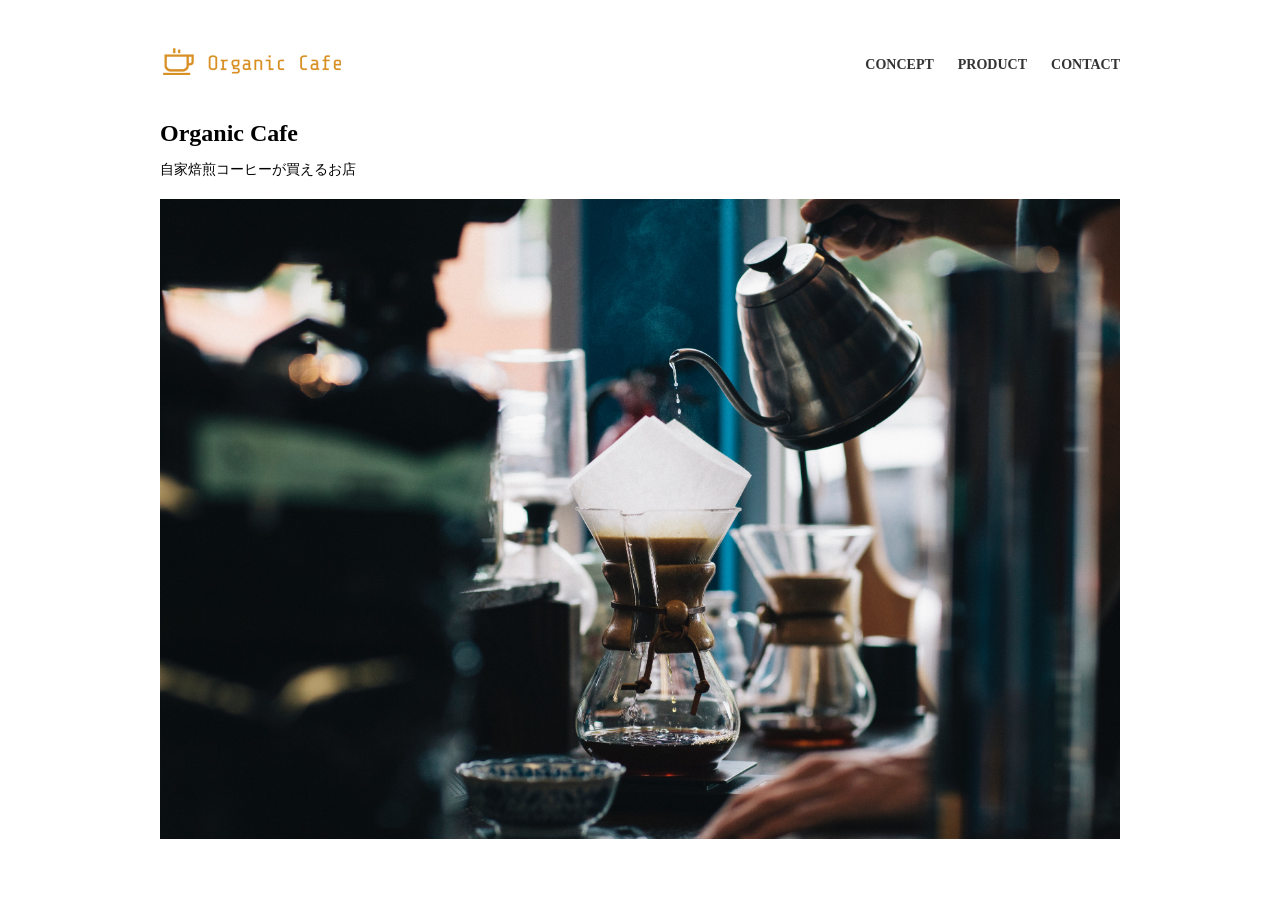
<file: html-css-kadai_013/index.html>
<!DOCTYPE html>
<html lang="ja">
<head>
    <meta charset="UTF-8">
    <meta name="viewport" content="width=device-width, initial-scale=1.0">
    <title>Organic Cafe</title>
    <link rel="stylesheet" href="style.css">
</head>
<body>

<header>
    <a href="#" id="logo"><img src="images/logo.png" alt="Organic Cafe"></a>
    
    <!-- PC用ナビゲーション -->
    <nav id="nav-pc">
        <a href="#">CONCEPT</a>
        <a href="#">PRODUCT</a>
        <a href="#">CONTACT</a>
    </nav>

    <!-- スマホ用メニューボタン（ここに1つだけ残します） -->
    <img id="menu-sp" src="images/button-menu.png" alt="ナビゲーションを開く" onclick="document.getElementById('nav-sp').style.display = 'block'">

    <!-- スマホ用ナビゲーション -->
    <nav id="nav-sp">
        <ul>
            <li>
                <img id="close" src="images/button-close.png" alt="ナビゲーションを閉じる" onclick="document.getElementById('nav-sp').style.display = 'none'">
            </li>
            <li>
                <a id="logo-sp" href="index.html" onclick="document.getElementById('nav-sp').style.display = 'none'">
                    <img src="images/logo-sp.png" alt="トップページに戻る">
                </a>
            </li>
            <li>
                <a class="menu" href="index.html#concept" onclick="document.getElementById('nav-sp').style.display = 'none'">CONCEPT</a>
            </li>
            <li>
                <a class="menu" href="index.html#product" onclick="document.getElementById('nav-sp').style.display = 'none'">PRODUCT</a>
            </li>
            <li>
                <a class="menu" href="index.html#contact" onclick="document.getElementById('nav-sp').style.display = 'none'">CONTACT</a>
            </li>
        </ul>
    </nav>
</header>

<main>
    <div id="main-visual">
        <h1>Organic Cafe</h1>
        <p>自家焙煎コーヒーが買えるお店</p>
        <img src="images/main-image.jpg" alt="メインビジュアル">
    </div>
</main>

</body>
</html>
</file>
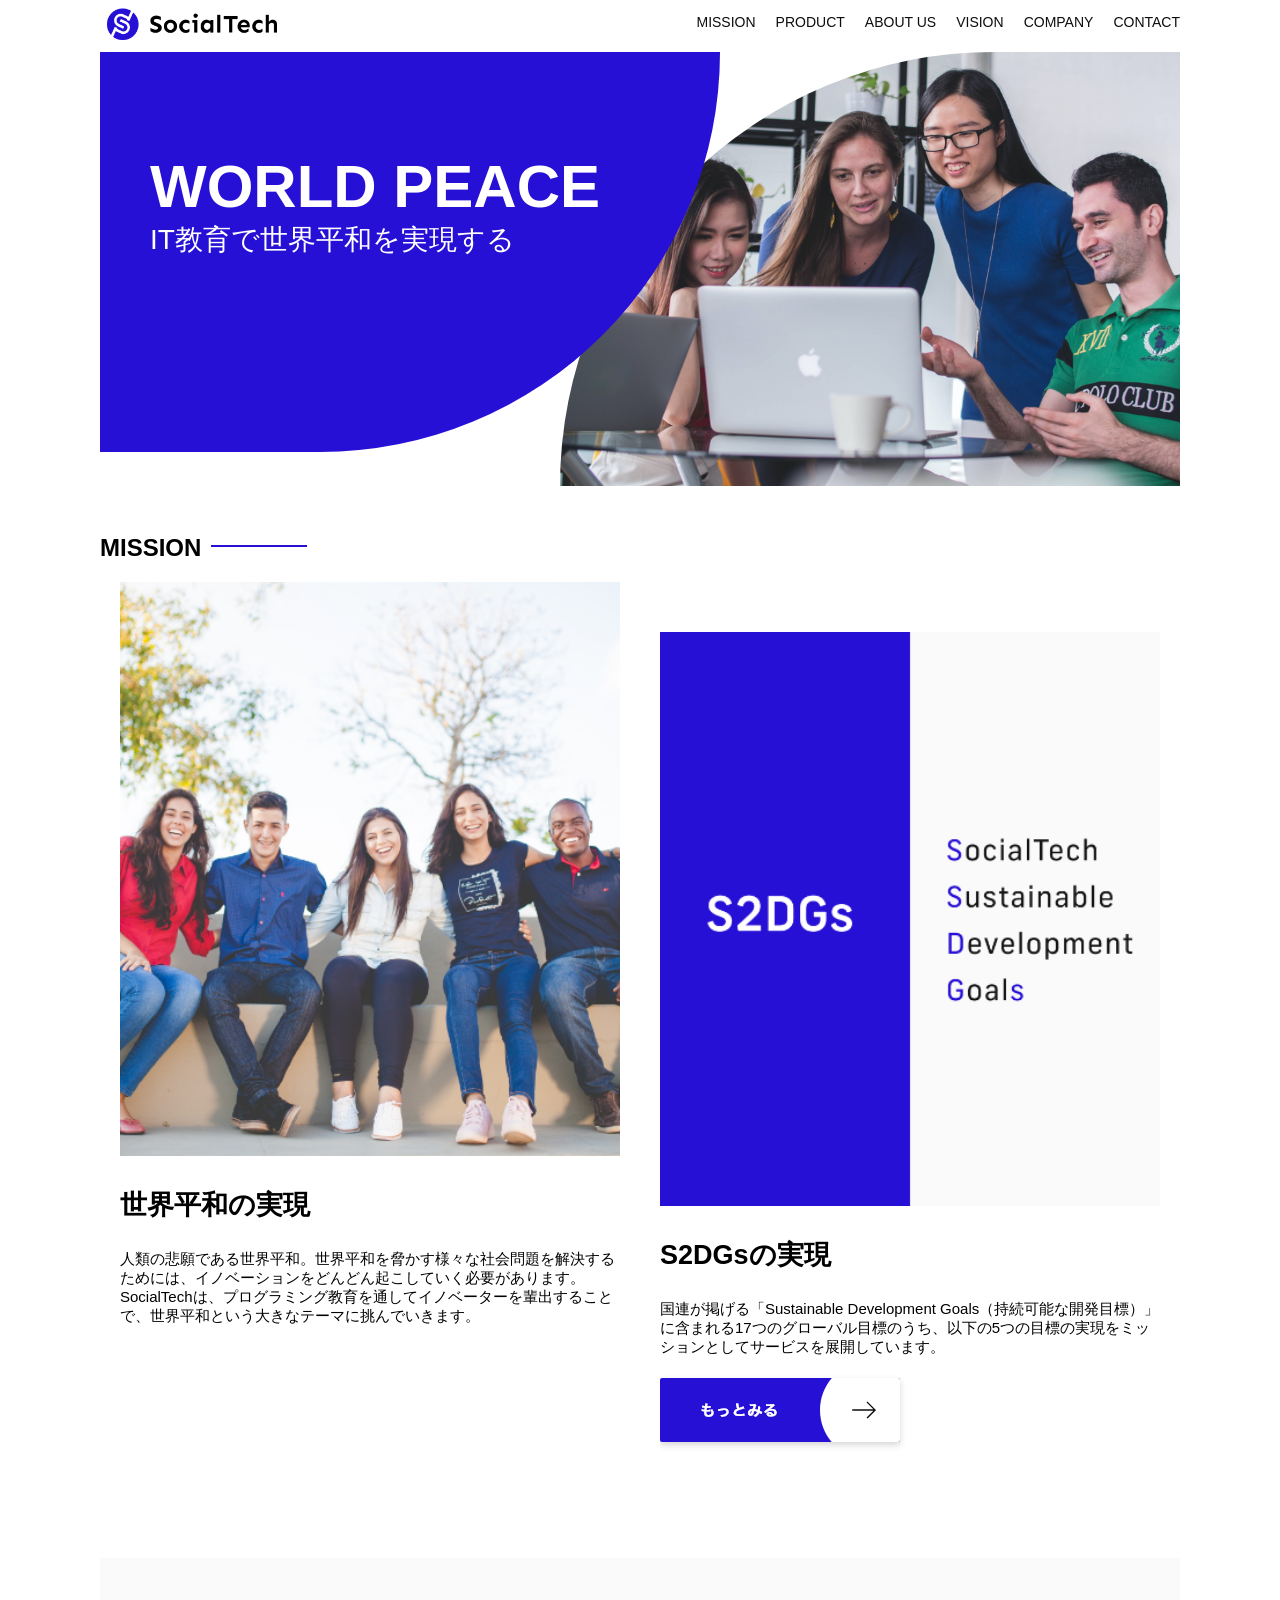
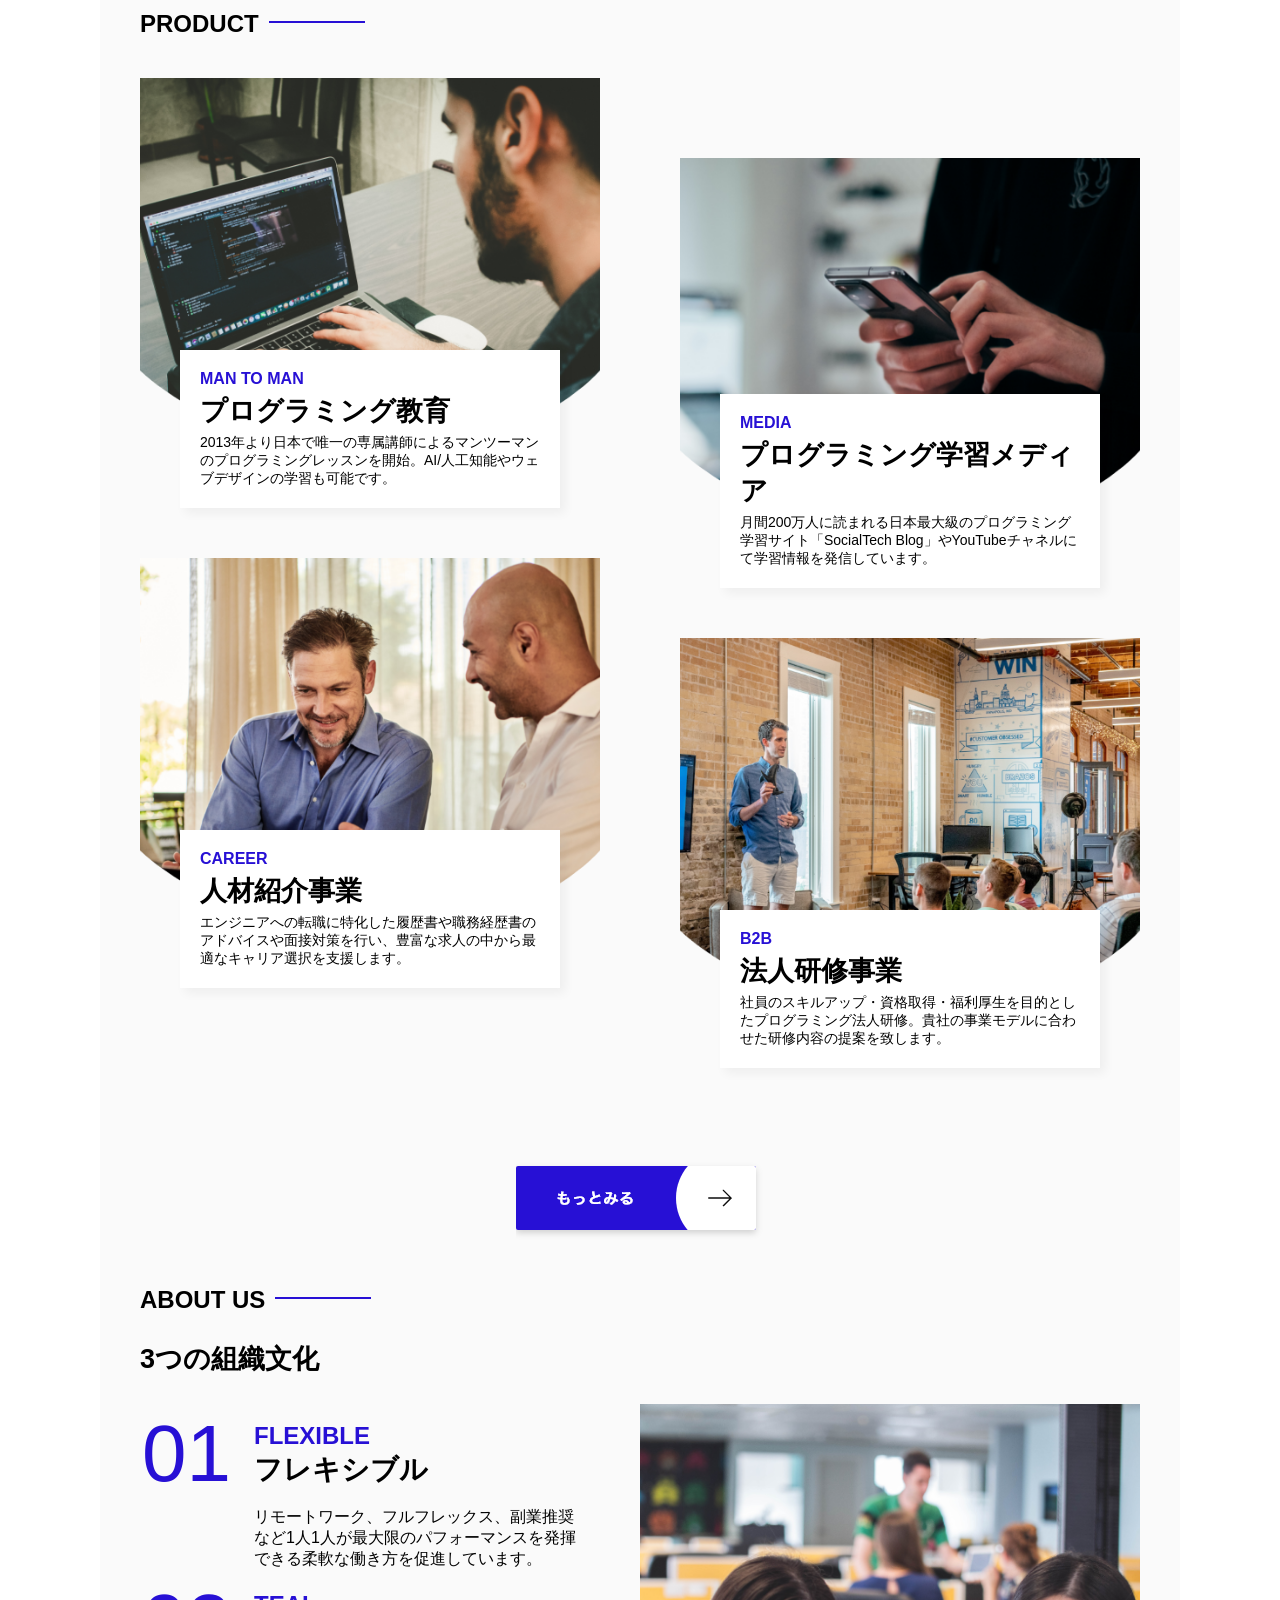
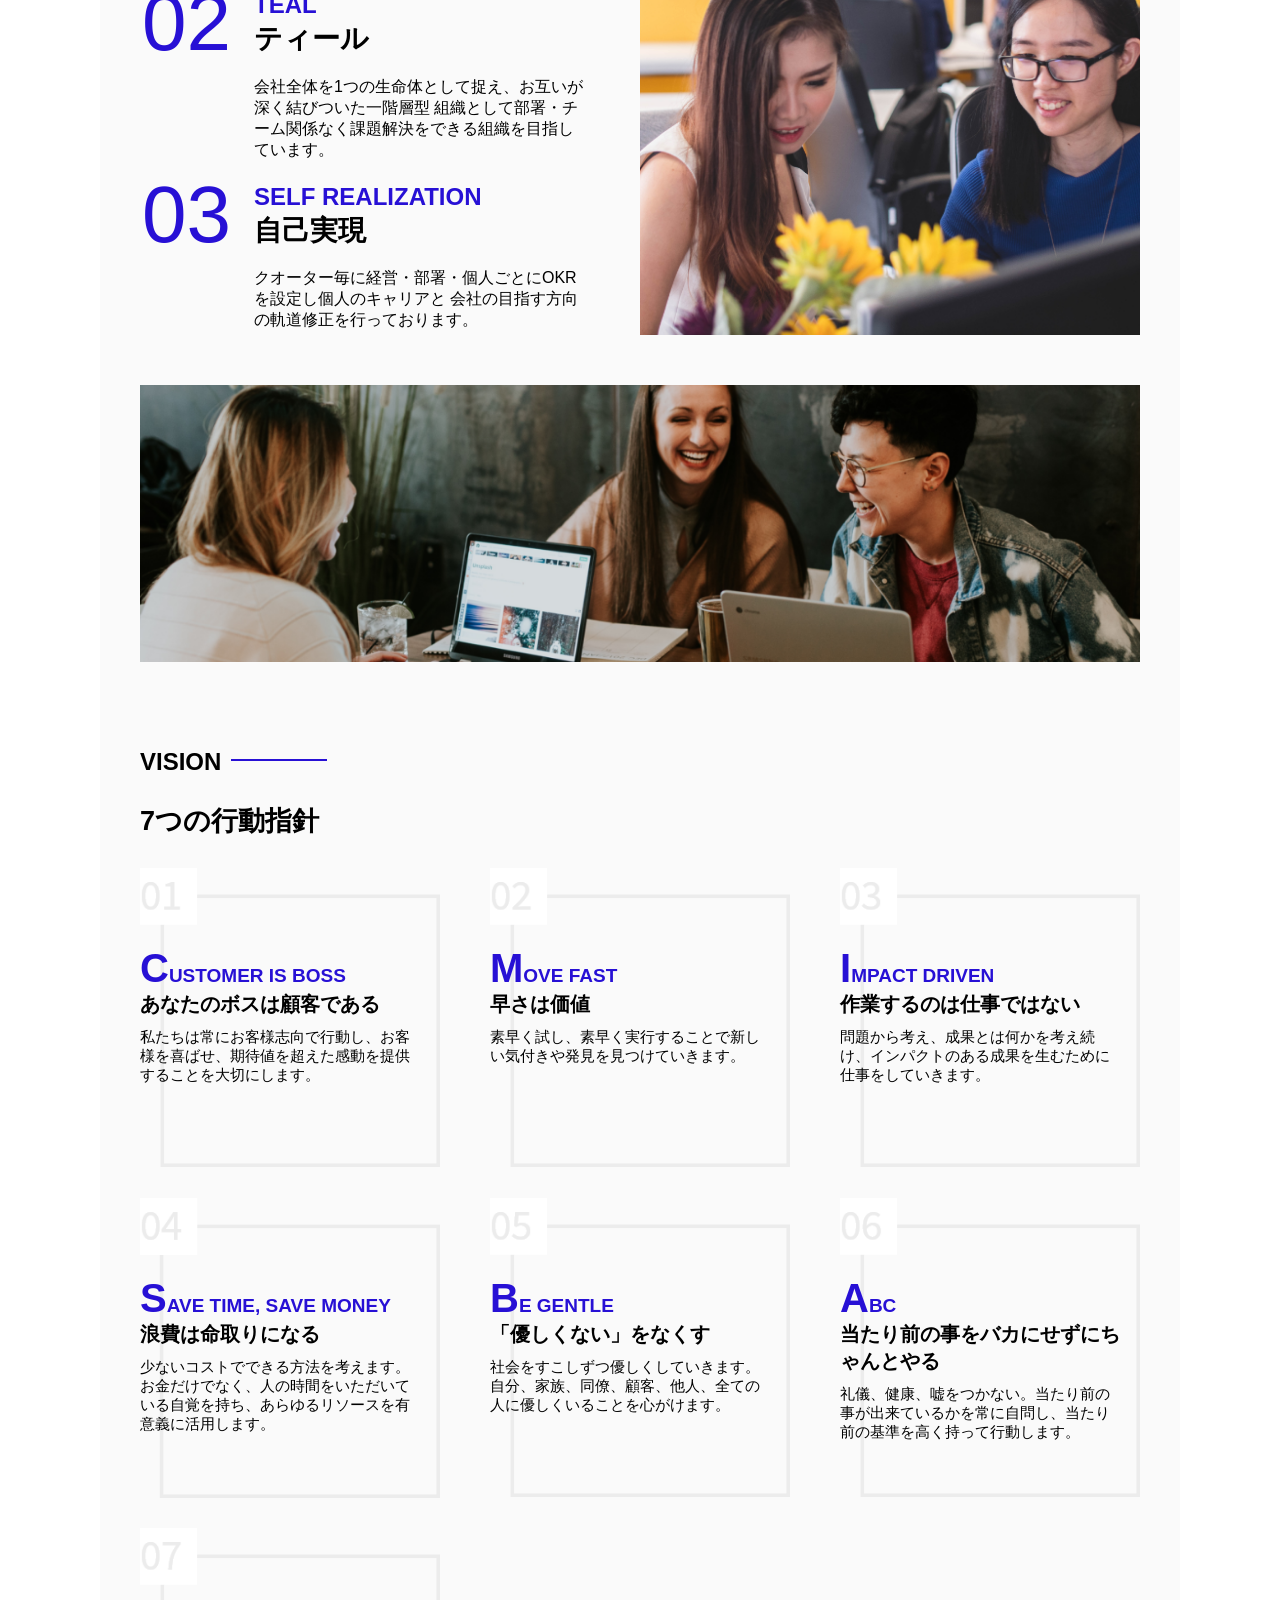
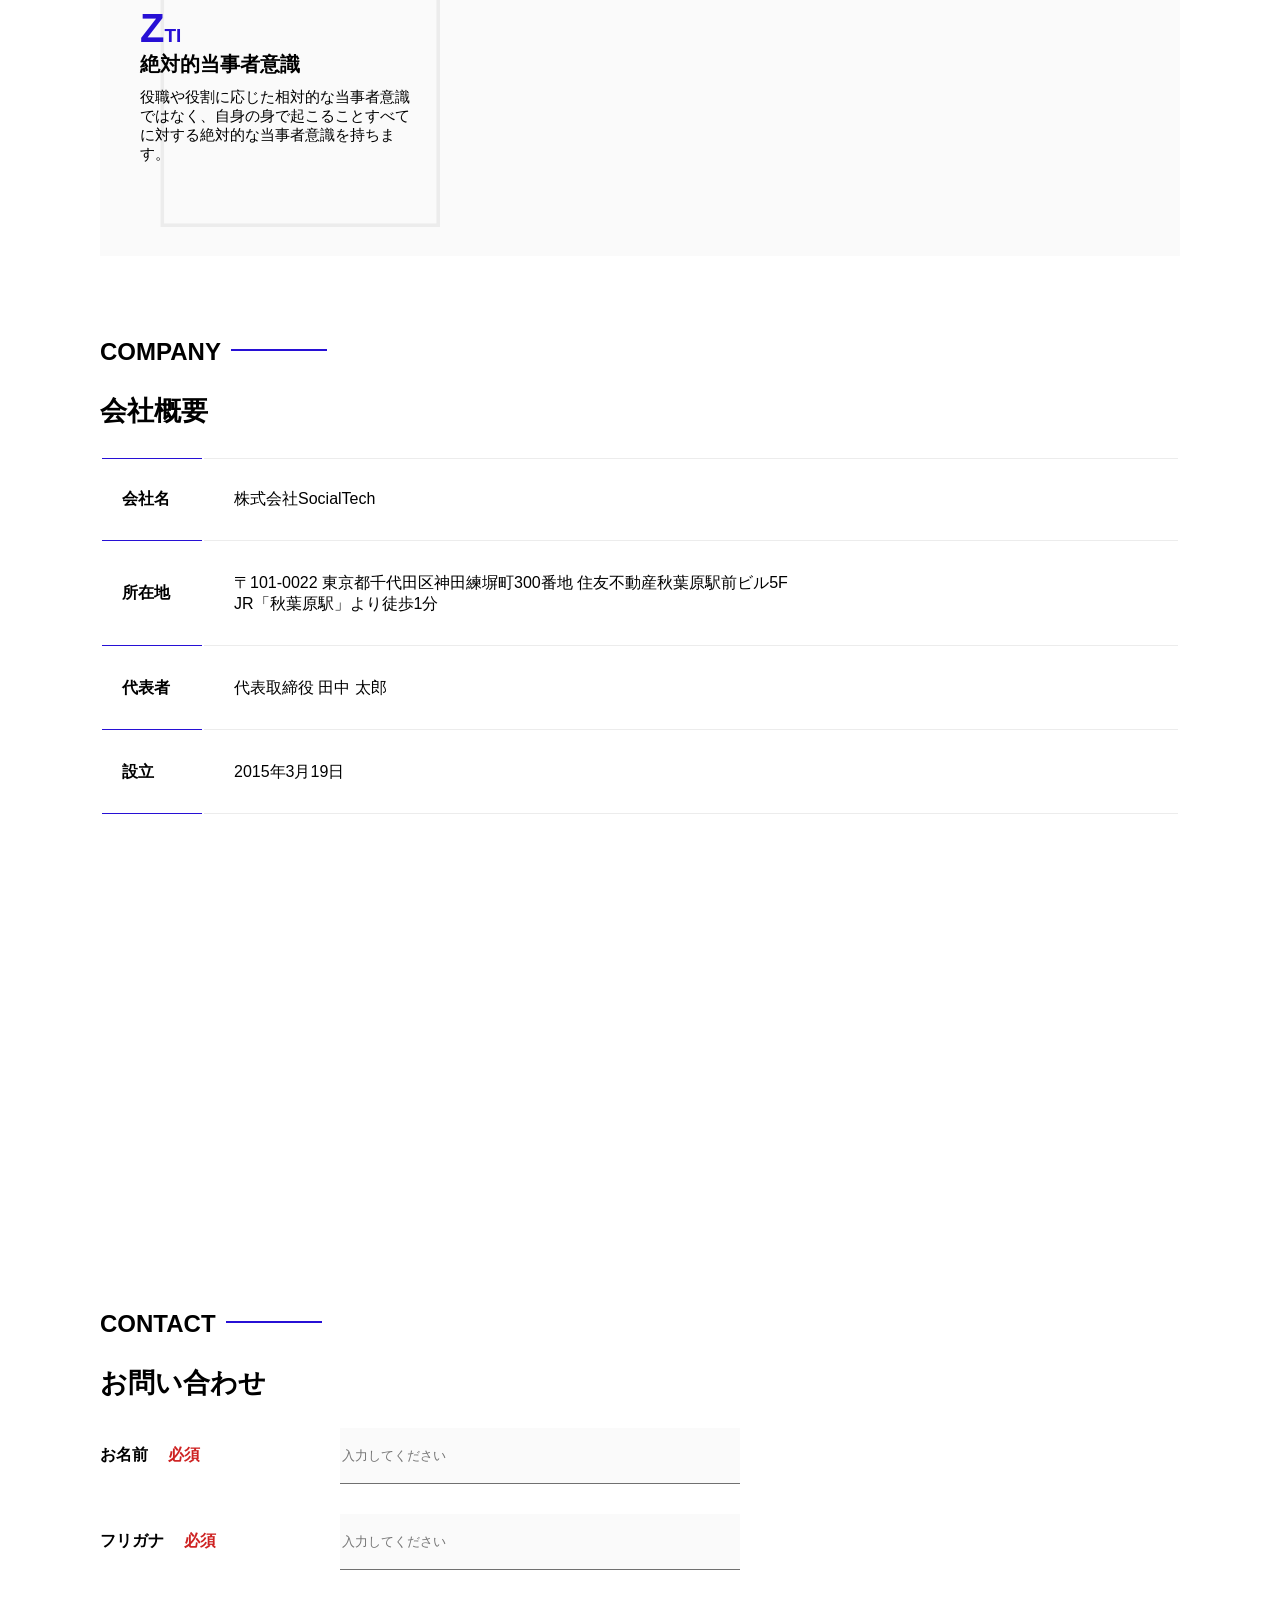
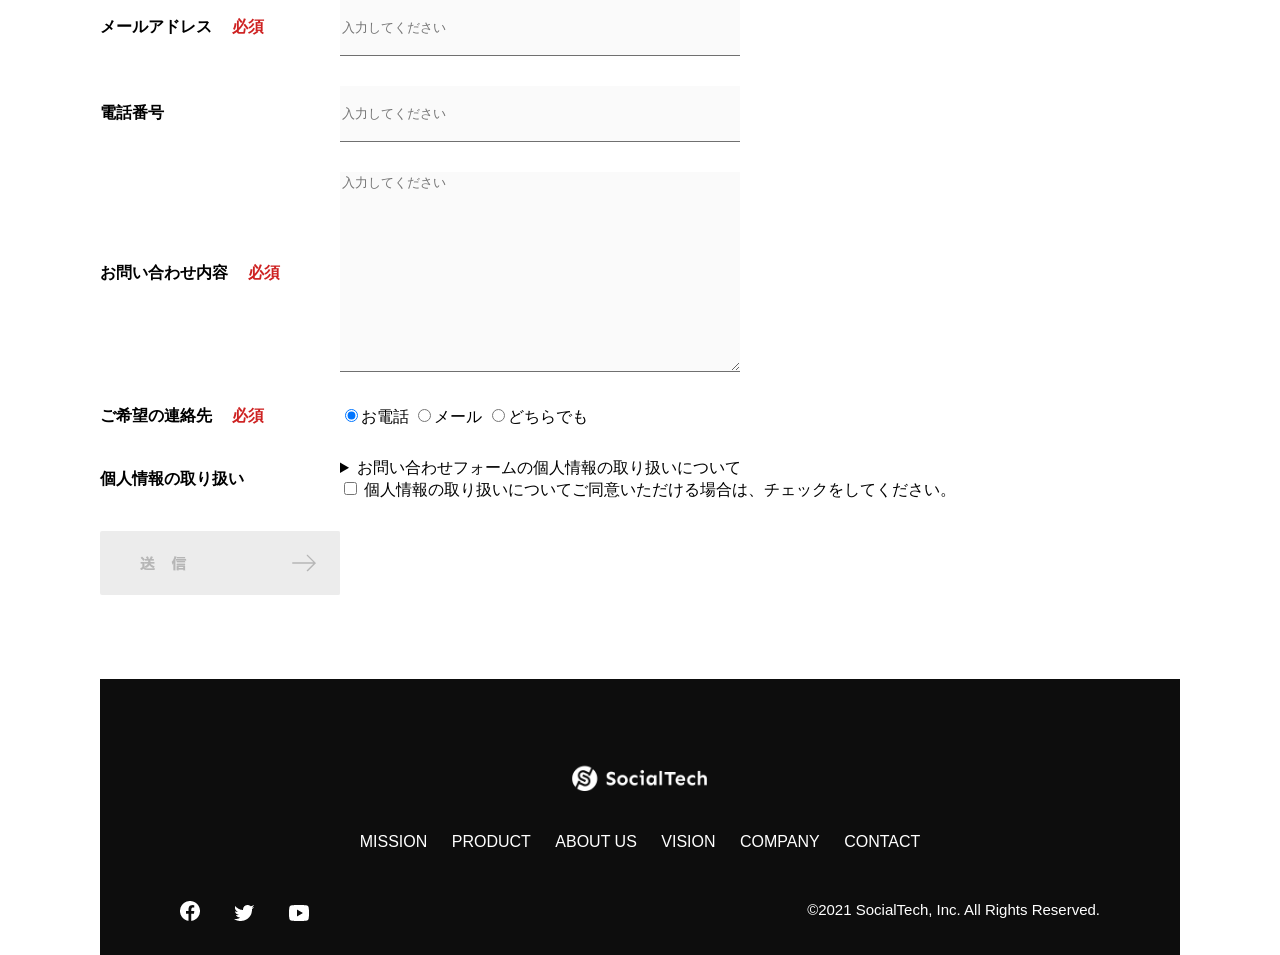
<file: kadai_tutorial_output/index.html>
<!DOCTYPE html>
 <html>
 <head>
    <title>SocialTech</title>
    <meta charset="UTF-8">
    <meta name="description" content="SocialTechはEdTech業界のリーディングカンパニーを目指します。">
    <meta name="viewport" content="width=device-width, initial-scale=1.0">
    <link rel="stylesheet" href="style.css">
 </head>
 <body>
    <!-- ヘッダー -->
  <header>
    <!-- ロゴ -->
    <a href="index.html" id="logo">
      <img src="images/logo.png" alt="トップページに戻る"></a>
       
      <!-- PC用ナビゲーション -->
    <nav id="nav-pc">
       <ul>
        <li><a href="mission.html">MISSION</a></li>
        <li><a href="product.html">PRODUCT</a></li>
        <li><a href="index.html#aboutus">ABOUT US</a></li>
        <li><a href="index.html#vision">VISION</a></li>
        <li><a href="index.html#company">COMPANY</a></li>
        <li><a href="index.html#contact">CONTACT</a></li>
       </ul>
   </nav>
    <!-- スマホ用メニューボタン -->
       <button id="menu-sp" onclick="document.getElementById('nav-sp').style.display = 'block'">
         <img src="images/button-menu.png" alt="ナビゲーションを開く">
       </button>
       <!-- スマホ用ナビゲーション -->
       <div id="nav-sp">
         <button id="close" onclick="document.getElementById('nav-sp').style.display = 'none'">
           <img src="images/button-close.png" alt="ナビゲーションを閉じる">
         </button>
 
         <nav>
           <ul>
             <li>
               <a id="logo-sp" href="index.html" onclick="document.getElementById('nav-sp').style.display = 'none'"><img src="images/logo-sp.png" alt="トップページに戻る"></a>
             </li>
             <li><a class="menu" href="mission.html" onclick="document.getElementById('nav-sp').style.display = 'none'">MISSION</a></li>
             <li><a class="menu" href="product.html" onclick="document.getElementById('nav-sp').style.display = 'none'">PRODUCT</a></li>
             <li><a class="menu" href="index.html#aboutus" onclick="document.getElementById('nav-sp').style.display = 'none'">ABOUT US</a></li>
             <li><a class="menu" href="index.html#vision" onclick="document.getElementById('nav-sp').style.display = 'none'">VISION</a></li>
             <li><a class="menu" href="index.html#company" onclick="document.getElementById('nav-sp').style.display = 'none'">COMPANY</a></li>
             <li><a class="menu" href="index.html#contact" onclick="document.getElementById('nav-sp').style.display = 'none'">CONTACT</a></li>
           </ul>
         </nav>
         <div id="sns">
           <a href="https://www.facebook.com/sejuku2013">
             <img src="images/button-facebook.png" alt="Facebookのリンク">
           </a>
           <a href="https://twitter.com/samuraijuku">
             <img src="images/button-twitter.png" alt="Twitterのリンク">
           </a>
           <a href="https://www.youtube.com/channel/UCCFOQO5aDK0xXam4cUQXT8g">
             <img src="images/button-youtube.png" alt="YouTubeのリンク">
           </a>
         </div>
       </div>
    </header>
    <main>
    <article>
        <!-- メインビジュアル -->
      <section id="main-visual">
         <div id="main-message">
            <h1>WORLD PEACE</h1>
            <p>IT教育で世界平和を実現する</p>
        </div>
        <img src="images/index/index-main.png" alt="PCの周りに集まる多国籍の仲間たち">
      </section>
      <!--ミッション-->
      <section id="mission">
         <h2 class="index-h2">MISSION</h2>
        <div id="mission-flex">
          <div>
            <img id="mission-photo" src="images/index/index-mission.png" alt="屋外のベンチで写真を撮影する多国籍の仲間たち">
            <h3>世界平和の実現</h3>
            <p>
              人類の悲願である世界平和。世界平和を脅かす様々な社会問題を解決するためには、イノベーションをどんどん起こしていく必要があります。SocialTechは、プログラミング教育を通してイノベーターを輩出することで、世界平和という大きなテーマに挑んでいきます。
            </p>
          </div>
          <div>
             <img id="s2dgs" src="images/index/s2dgs.png" alt="S2DGs">
            <h3>S2DGsの実現</h3>
            <p>国連が掲げる「Sustainable Development Goals（持続可能な開発目標）」に含まれる17つのグローバル目標のうち、以下の5つの目標の実現をミッションとしてサービスを展開しています。</p>
            <a href="mission.html">
              <img src="images/button-more.png" alt="もっとみる">
            </a>
          </div>
        </div>
      </section>
      <!-- プロダクト -->
      <section id="product">
       <h2 class="index-h2">PRODUCT</h2>
        <div class="product-flex">
         <div id="product-left">
            <div>
               <img class="product-photo" src="images/index/index-mantoman.png" alt="PCでコードを書く男性">
               <div class="product-explain">
                 <span>MAN TO MAN</span>
                 <h3>プログラミング教育</h3>
                 <p>2013年より日本で唯一の専属講師によるマンツーマンのプログラミングレッスンを開始。AI/人工知能やウェブデザインの学習も可能です。</p>
               </div>
             </div>
             <div>
               <img class="product-photo" src="images/index/index-career.png" alt="笑顔で話し合う2人の男性">
               <div class="product-explain">
                 <span>CAREER</span>
                 <h3>人材紹介事業</h3>
                 <p>エンジニアへの転職に特化した履歴書や職務経歴書のアドバイスや面接対策を行い、豊富な求人の中から最適なキャリア選択を支援します。</p>
               </div>
             </div>
         </div>
         <div id="product-right">
             <div>
              <img class="product-photo" src="images/index/index-media.png" alt="スマートフォンを操作する人">
              <div class="product-explain">
                <span>MEDIA</span>
                <h3>プログラミング学習メディア</h3>
                <p>月間200万人に読まれる日本最大級のプログラミング学習サイト「SocialTech Blog」やYouTubeチャネルにて学習情報を発信しています。</p>
              </div>
            </div>
            <div>
              <img class="product-photo" src="images/index/index-b2b.png" alt="講演中の男性とそれを聴く人々">
              <div class="product-explain">
                <span>B2B</span>
                <h3>法人研修事業</h3>
                <p>社員のスキルアップ・資格取得・福利厚生を目的としたプログラミング法人研修。貴社の事業モデルに合わせた研修内容の提案を致します。</p>
              </div>
            </div>
          </div>
        </div>
        <div id="product-more">
          <a href="product.html">
            <img src="images/button-more.png" alt="もっとみる">
          </a>
         </div>
        </div>
         <!-- ABOUT US -->
      <section id="aboutus">
        <h2 class="index-h2">ABOUT US</h2>
        <h3>3つの組織文化</h3>
        <div>
             <table class="culture-table">
            <tr>
              <td class="culture-num">01</td>
              <th><span class="culture-en">FLEXIBLE</span><br>フレキシブル</th>
            </tr>
            <tr>
              <td>
                <!--空のセル-->
              </td>
              <td class="culture-description">リモートワーク、フルフレックス、副業推奨など1人1人が最大限のパフォーマンスを発揮できる柔軟な働き方を促進しています。</td>
            </tr>
            <tr>
              <td class="culture-num">02</td>
              <th><span class="culture-en">TEAL</span><br>ティール</th>
            </tr>
            <tr>
              <td>
                <!--空のセル-->
              </td>
              <td class="culture-description">会社全体を1つの生命体として捉え、お互いが深く結びついた一階層型 組織として部署・チーム関係なく課題解決をできる組織を目指しています。</td>
            </tr>
            <tr>
              <td class="culture-num">03</td>
              <th><span class="culture-en">SELF REALIZATION</span><br>自己実現</th>
            </tr>
            <tr>
              <td>
                <!--空のセル-->
              </td>
              <td class="culture-description">クオーター毎に経営・部署・個人ごとにOKRを設定し個人のキャリアと 会社の目指す方向の軌道修正を行っております。</td>
            </tr>
          </table>
           <img class="culture-img" src="images/index/index-aboutus1.png" alt="笑顔で話し合う2人の女性">
        </div>
        <img class="culture-img2" src="images/index/index-aboutus2.png" alt="笑顔で話し合う3人の男女">
      </section>
       <!-- VISION -->
      <section id="vision">
        <h2 class="index-h2">VISION</h2>
        <h3>7つの行動指針</h3>
        <div>
            <div class="vision-box">
               <img src="images/index/vision-01.png" alt="01">
               <div>
                 <h4>CUSTOMER IS BOSS</h4>
                 <h5>あなたのボスは顧客である</h5>
                 <p>私たちは常にお客様志向で行動し、お客様を喜ばせ、期待値を超えた感動を提供することを大切にします。</p>
               </div>
             </div>
              <div class="vision-box">
               <img src="images/index/vision-02.png" alt="02">
               <div>
                 <h4>MOVE FAST</h4>
                 <h5>早さは価値</h5>
                 <p>素早く試し、素早く実行することで新しい気付きや発見を見つけていきます。</p>
               </div>
             </div>
             <div class="vision-box">
               <img src="images/index/vision-03.png" alt="03">
               <div>
                 <h4>IMPACT DRIVEN</h4>
                 <h5>作業するのは仕事ではない</h5>
                 <p>問題から考え、成果とは何かを考え続け、インパクトのある成果を生むために仕事をしていきます。</p>
               </div>
             </div>
             <div class="vision-box">
               <img src="images/index/vision-04.png" alt="04">
               <div>
                 <h4>SAVE TIME, SAVE MONEY</h4>
                 <h5>浪費は命取りになる</h5>
                 <p>少ないコストでできる方法を考えます。お金だけでなく、人の時間をいただいている自覚を持ち、あらゆるリソースを有意義に活用します。</p>
               </div>
             </div>
             <div class="vision-box">
               <img src="images/index/vision-05.png" alt="05">
               <div>
                 <h4>BE GENTLE</h4>
                 <h5>「優しくない」をなくす</h5>
                 <p>社会をすこしずつ優しくしていきます。自分、家族、同僚、顧客、他人、全ての人に優しくいることを心がけます。</p>
               </div>
             </div>
             <div class="vision-box">
               <img src="images/index/vision-06.png" alt="06">
               <div>
                 <h4>ABC</h4>
                 <h5>当たり前の事をバカにせずにちゃんとやる</h5>
                 <p>礼儀、健康、嘘をつかない。当たり前の事が出来ているかを常に自問し、当たり前の基準を高く持って行動します。</p>
               </div>
             </div>
             <div class="vision-box">
               <img src="images/index/vision-07.png" alt="07">
               <div>
                 <h4>ZTI</h4>
                 <h5>絶対的当事者意識</h5>
                 <p>役職や役割に応じた相対的な当事者意識ではなく、自身の身で起こることすべてに対する絶対的な当事者意識を持ちます。</p>
               </div>
             </div>
        </div>
      </section>
      </section>
      <!-- COMPANY -->
      <section id="company">
        <h2 class="index-h2">COMPANY</h2>
        <h3>会社概要</h3>
        <table id="company-table">
             <tr>
               <th class="tableheader tableheader-first">会社名</th>
               <td class="cell cell-first">株式会社SocialTech</td>
             </tr>
             <tr>
               <th class="tableheader">所在地</th>
               <td class="cell">〒101-0022 東京都千代田区神田練塀町300番地 住友不動産秋葉原駅前ビル5F<br>JR「秋葉原駅」より徒歩1分</td>
             </tr>
             <tr>
               <th class="tableheader">代表者</th>
               <td class="cell">代表取締役 田中 太郎</td>
             </tr>
             <tr>
               <th class="tableheader">設立</th>
               <td class="cell">2015年3月19日</td>
             </tr>
           </table>
           <iframe 
 src="https://www.google.com/maps/embed?pb=!1m18!1m12!1m3!1d3240.0688551336807!2d139.7720776771055!3d35.69992317258124!2m3!1f0!2f0!3f0!3m2!1i1024!2i768!4f13.1!3m3!1m2!1s0x60188fee13660e23%3A0x77137876edf742ac!2z5L2P5Y-L5LiN5YuV55Sj56eL6JGJ5Y6f6aeF5YmN44OT44Or!5e0!3m2!1sja!2sjp!4v1704858013291!5m2!1sja!2sjp" 
 style="border: 0" allowfullscreen="" loading="lazy">
 </iframe>
      </section>
       <!-- お問い合わせフォーム -->
      <section id="contact">
        <h2 class="index-h2">CONTACT</h2>
        <h3>お問い合わせ</h3>
        <form>
          <div>
            <div class="contact-heading">
              <label class="contact-label">お名前<span class="contact-span">必須</span></label>
            </div>
            <div>
              <input type="text" name="name" placeholder="入力してください" class="contact-textbox">
            </div>
          </div>
          <div>
            <div class="contact-heading">
              <label class="contact-label">フリガナ<span class="contact-span">必須</span></label>
            </div>
            <div>
              <input type="text" name="hurigana" placeholder="入力してください" class="contact-textbox">
            </div>
          </div>
          <div>
            <div class="contact-heading">
              <label class="contact-label">メールアドレス<span class="contact-span">必須</span></label>
            </div>
            <div>
              <input type="text" name="email" placeholder="入力してください" class="contact-textbox">
            </div>
          </div>
          <div>
            <div class="contact-heading">
              <label class="contact-label">電話番号</label>
            </div>
            <div>
              <input type="text" name="tel" placeholder="入力してください" class="contact-textbox">
            </div>
          </div>
           <div>
            <div class="contact-heading">
              <label class="contact-label">お問い合わせ内容<span class="contact-span">必須</span></label>
            </div>
            <div>
              <textarea class="contact-textarea" placeholder="入力してください" name="message"></textarea>
            </div>
          </div>
           <div>
            <div class="contact-heading">
              <label class="contact-label">ご希望の連絡先<span class="contact-span">必須</span></label>
            </div>
            <div>
              <input class="radiobutton" type="radio" value="tel" name="contact" checked><label>お電話</label>
              <input class="radiobutton" type="radio" value="mail" name="contact"><label>メール</label>
              <input class="radiobutton" type="radio" value="both" name="contact"><label>どちらでも</label>
            </div>
          </div>
          <div>
               <div class="contact-heading">
                 <label class="contact-label">個人情報の取り扱い</label>
               </div>
               <div>
                 <details>
                   <summary>お問い合わせフォームの個人情報の取り扱いについて</summary>
                   <div>
                     <dl>
                       <dt>１．組織の名称又は氏名</dt>
                       <dd>株式会社SocialTech</dd>
                       <dt>２．個人情報保護管理者（若しくはその代理人）の氏名又は職名、所属及び連絡先</dt>
                       <dd>
                         <p>鈴木 一郎 コーポレート部</p>
                         <p>メールアドレス：samurai@example.com</p>
                         <p>TEL：03-1234-5678</p>
                       </dd>
                       <dt>３．個人情報の利用目的</dt>
                       <dd>
                         <ul>
                           <li>本サービス及び本サービスに関連する情報の提供又はそれらに関する連絡のため</li>
                           <li>ユーザーの本人確認のため</li>
                           <li>当社サービスのご案内のため</li>
                           <li>当社の商品等の広告または宣伝（電子メールによるものを含むものとします。）</li>
                         </ul>
                       </dd>
                       <dt>４．個人情報の取り扱い業務の委託</dt>
                       <dd>個人情報の取扱業務の全部または一部を外部に業務委託する場合があります。その際、弊社は、個人情報を適切に保護できる管理体制を敷き実行していることを条件として委託先を厳選したうえで、機密保持契約を委託先と締結し、お客様の個人情報を厳密に管理させます。</dd>
                       <dt>５．個人情報の開示等の請求</dt>
                       <dd>
                         お客様は、弊社に対してご自身の個人情報の開示等（利用目的の通知、開示、内容の訂正・追加・削除、利用の停止または消去、第三者への提供の停止）に関して、当社問合わせ窓口に申し出ることができます。<br>
                         その際、弊社はお客様ご本人を確認させていただいたうえで、合理的な期間内に対応いたします。<br>
                         なお、個人情報に関する弊社問合わせ先は、次の通りです。
                       </dd>
                       <dd>
                         <p>株式会社SocialTech　個人情報問合せ窓口</p>
                         <p>〒150-0043　東京都千代田区神田練塀町300番地 住友不動産秋葉原駅前ビル5F</p>
                         <p>メールアドレス：samurai@example.com　TEL：03-1234-5678</p>
                       </dd>
 
                       <dt>６．個人情報を提供されることの任意性について</dt>
                       <dd>お客様がご自身の個人情報を弊社に提供されるか否かは、お客様のご判断によりますが、もしご提供されない場合には、適切なサービスが提供できない場合がありますので予めご了承ください。</dd>
                     </dl>
                   </div>
                 </details>
                 <input type="checkbox" name="agree">
                 <span>個人情報の取り扱いについてご同意いただける場合は、チェックをしてください。</span>
               </div>
             </div>
             <input type="image" src="images/button-submit.png" alt="送信する">
        </form>
      </section>
    </article>
  </main>
  
  <footer>
      <div id="footer-logo">
        <img src="images/logo-sp.png" alt="SocialTech">
      </div>
       <div id="footer-link">
        <a href="mission.html">MISSION</a>
        <a href="product.html">PRODUCT</a>
        <a href="index.html#aboutus">ABOUT US</a>
        <a href="index.html#vision">VISION</a>
        <a href="index.html#company">COMPANY</a>
        <a href="index.html#contact">CONTACT</a>
      </div>
      <div id="sns-footer">
         <div class="sns-btns">
           <a href="https://www.facebook.com/sejuku2013"><img src="images/button-facebook.png" alt="Facebookのリンク"></a>
           <a href="https://twitter.com/samuraijuku"><img src="images/button-twitter.png" alt="Twitterのリンク"></a>
           <a href="https://www.youtube.com/channel/UCCFOQO5aDK0xXam4cUQXT8g"><img src="images/button-youtube.png" alt="YouTubeのリンク"></a>
         </div>
         <p id="copyright">&copy;2021 SocialTech, Inc. All Rights Reserved.</p>
       </div>
    </footer>
 </body>
 </html>
</file>
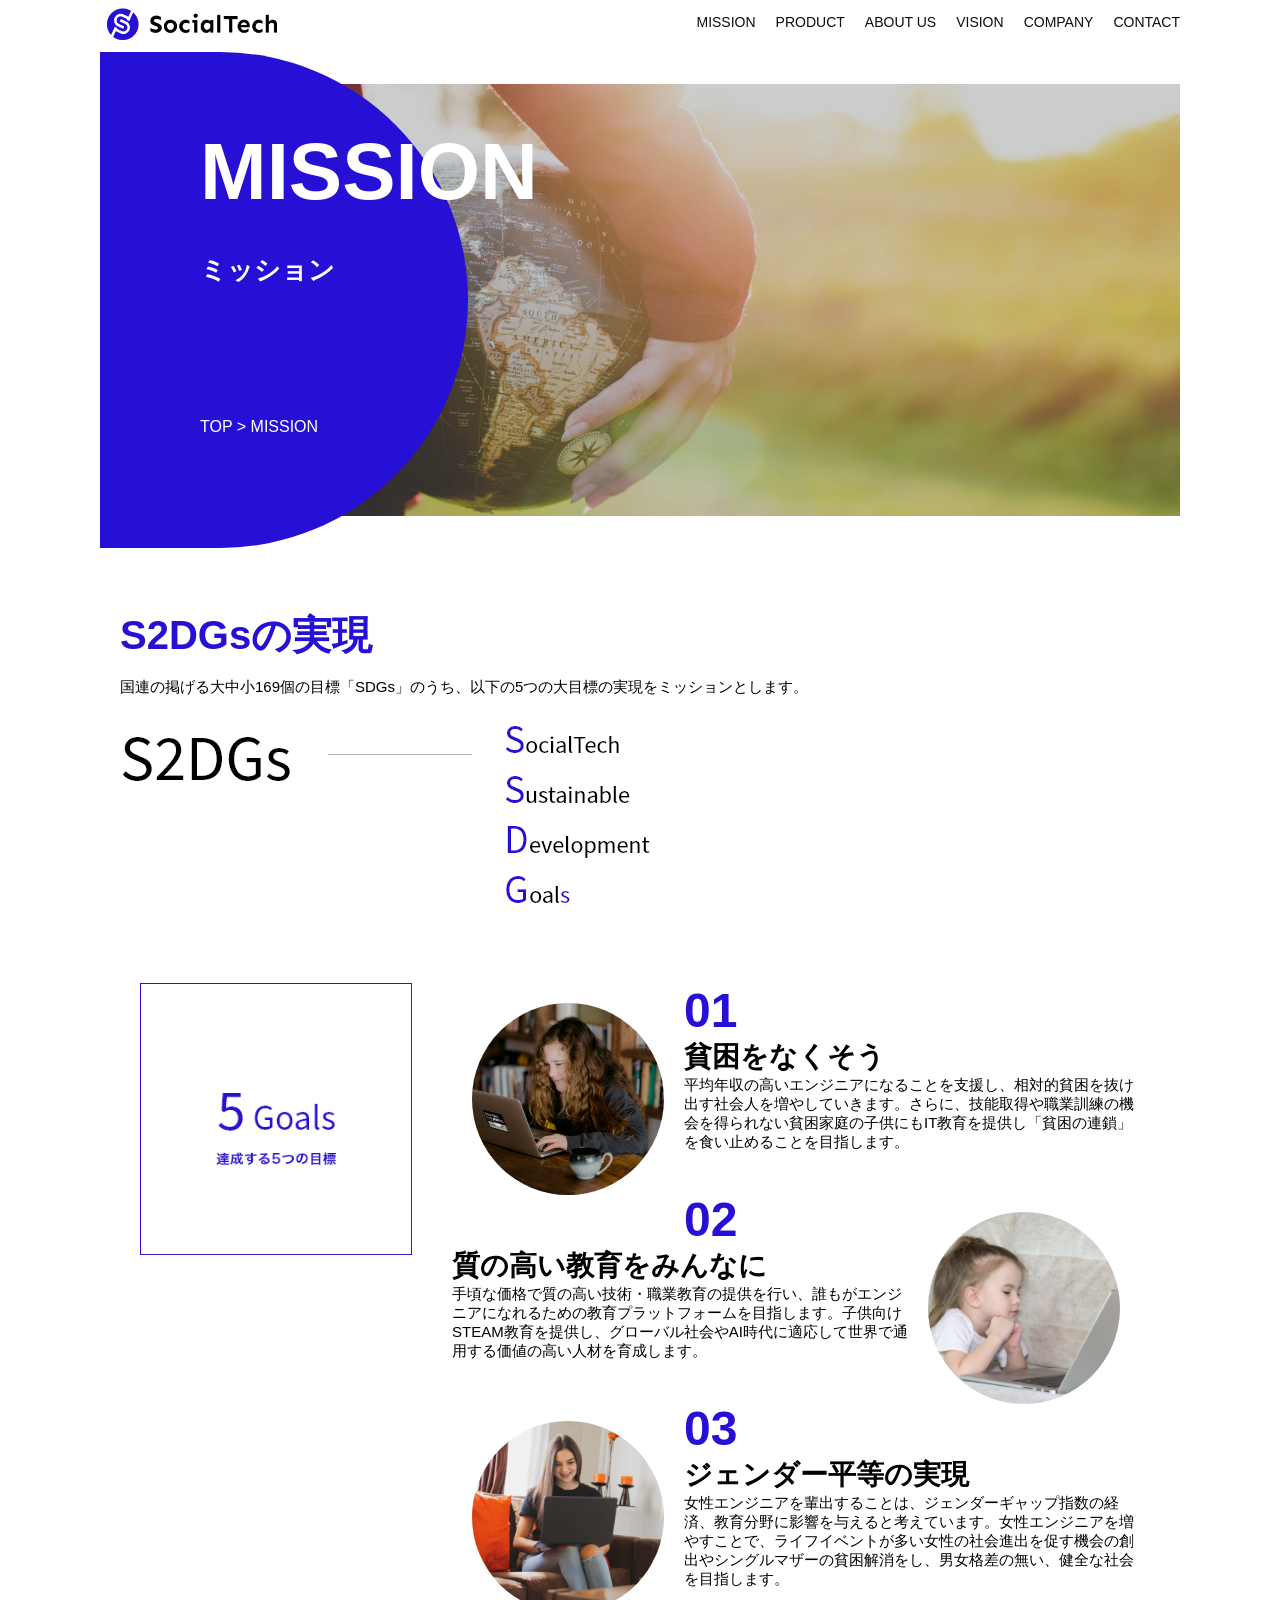
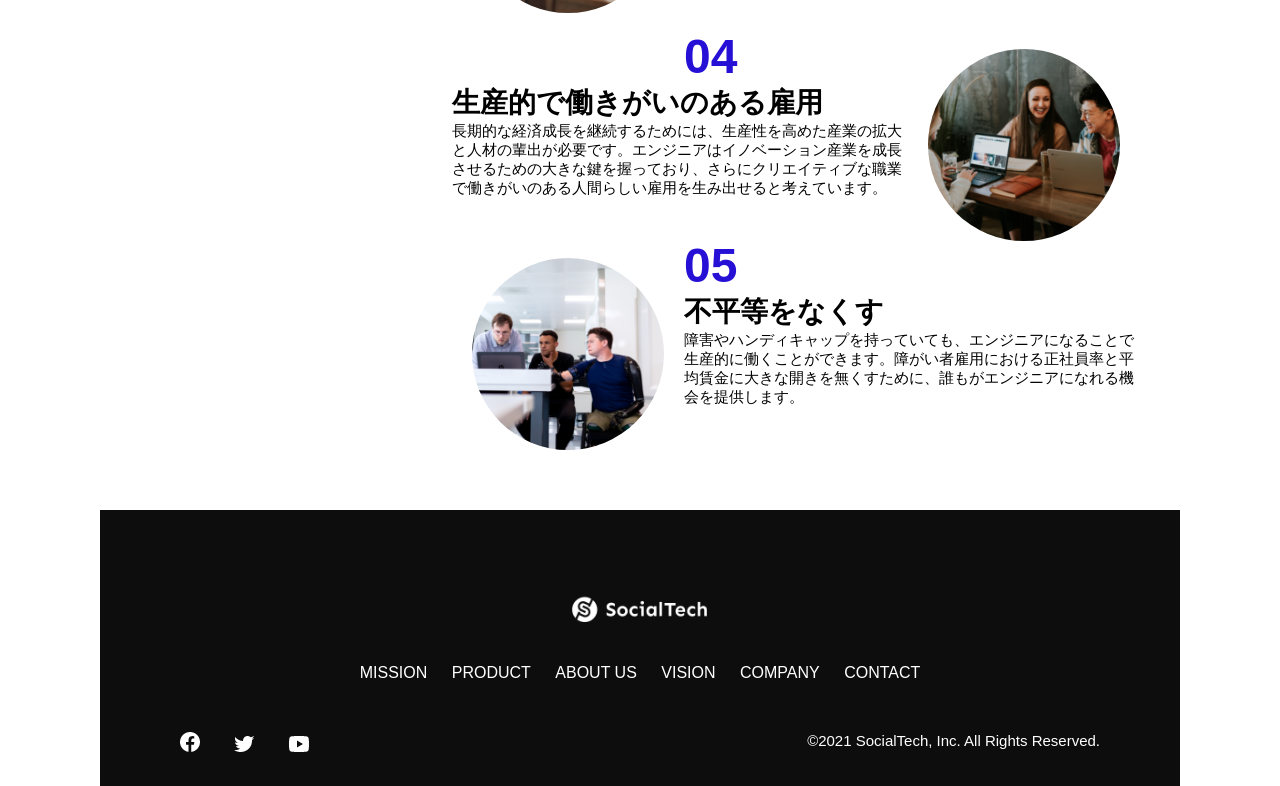
<file: kadai_tutorial_output/mission.html>
<!DOCTYPE html>
<html>
  <head>
    <title>SocialTech - MISSION ミッション -</title>
    <meta charset="utf-8">
    <meta name="description" content="SocialTechが目指す5つの目標（S2DGs）を紹介します">
    <meta name="viewport" content="width=device-width, initial-scale=1.0">
    <link rel="stylesheet" href="style.css">
  </head>

  <body>
    <!-- ヘッダー -->
    <header>
      <!-- ロゴ -->
      <a href="index.html" id="logo">
        <img src="images/logo.png" alt="トップページに戻る">
      </a>

      <!-- PC用ナビゲーション -->
      <nav id="nav-pc">
        <ul>
          <li><a href="mission.html">MISSION</a></li>
          <li><a href="product.html">PRODUCT</a></li>
          <li><a href="index.html#aboutus">ABOUT US</a></li>
          <li><a href="index.html#vision">VISION</a></li>
          <li><a href="index.html#company">COMPANY</a></li>
          <li><a href="index.html#contact">CONTACT</a></li>
        </ul>
      </nav>

      <!-- スマホ用メニューボタン -->
      <button id="menu-sp" onclick="document.getElementById('nav-sp').style.display = 'block'">
        <img src="images/button-menu.png" alt="ナビゲーションを開く">
      </button>

      <!-- スマホ用ナビゲーション -->
      <div id="nav-sp">
        <button id="close" onclick="document.getElementById('nav-sp').style.display = 'none'">
          <img src="images/button-close.png" alt="ナビゲーションを閉じる">
        </button>

        <nav>
          <ul>
            <li>
              <a id="logo-sp" href="index.html" onclick="document.getElementById('nav-sp').style.display = 'none'"><img src="images/logo-sp.png" alt="トップページに戻る"></a>
            </li>
            <li><a class="menu" href="mission.html" onclick="document.getElementById('nav-sp').style.display = 'none'">MISSION</a></li>
            <li><a class="menu" href="product.html" onclick="document.getElementById('nav-sp').style.display = 'none'">PRODUCT</a></li>
            <li><a class="menu" href="index.html#aboutus" onclick="document.getElementById('nav-sp').style.display = 'none'">ABOUT US</a></li>
            <li><a class="menu" href="index.html#vision" onclick="document.getElementById('nav-sp').style.display = 'none'">VISION</a></li>
            <li><a class="menu" href="index.html#company" onclick="document.getElementById('nav-sp').style.display = 'none'">COMPANY</a></li>
            <li><a class="menu" href="index.html#contact" onclick="document.getElementById('nav-sp').style.display = 'none'">CONTACT</a></li>
          </ul>
        </nav>
        <div id="sns">
          <a href="https://www.facebook.com/sejuku2013">
            <img src="images/button-facebook.png" alt="Facebookのリンク">
          </a>
          <a href="https://twitter.com/samuraijuku">
            <img src="images/button-twitter.png" alt="Twitterのリンク">
          </a>
          <a href="https://www.youtube.com/channel/UCCFOQO5aDK0xXam4cUQXT8g">
            <img src="images/button-youtube.png" alt="YouTubeのリンク">
          </a>
        </div>
      </div>
    </header>

    <main>
      <article>
         <section id="mission-main">
           <div class="mission-main-inner">
             <div id="mission-title">
               <h1>MISSION<br><span>ミッション</span></h1>
               <p>TOP > MISSION</p>
             </div>
           </div>
         </section>

          <section id="mission-s2dgs">
            <h2 class="mission-h2">S2DGsの実現</h2>
            <p>国連の掲げる大中小169個の目標「SDGs」のうち、以下の5つの大目標の実現をミッションとします。</p>
            <img src="images/mission/mission-s2dgs.png" alt="S2DGs">
          </section>
          <section id="mission-five-goals">
           <div class="five-goals-image">
             <img src="images/mission/mission-5goals.png" alt="5Goals">
           </div>
           <div class="five-goals-read">
             <div>
               <img class="fivegoals-image-left" src="images/mission/mission-5goals01.png" alt="PCを操作する女の子">
               <span class="fivegoals-number">01</span>
               <h3 class="fivegoals-h3">貧困をなくそう</h3>
               <p class="fivegoals-p">平均年収の高いエンジニアになることを支援し、相対的貧困を抜け出す社会人を増やしていきます。さらに、技能取得や職業訓練の機会を得られない貧困家庭の子供にもIT教育を提供し「貧困の連鎖」を食い止めることを目指します。</p>
             </div>
             <div>
               <img class="fivegoals-image-right" src="images/mission/mission-5goals02.png" alt="PCを見つめる小さい女の子">
               <span class="fivegoals-number">02</span>
               <h3 class="fivegoals-h3">質の高い教育をみんなに</h3>
               <p class="fivegoals-p">手頃な価格で質の高い技術・職業教育の提供を行い、誰もがエンジニアになれるための教育プラットフォームを目指します。子供向けSTEAM教育を提供し、グローバル社会やAI時代に適応して世界で通用する価値の高い人材を育成します。</p>
             </div>
             <div>
               <img class="fivegoals-image-left" src="images/mission/mission-5goals03.png" alt="PCを操作する女性">
               <span class="fivegoals-number">03</span>
               <h3 class="fivegoals-h3">ジェンダー平等の実現</h3>
               <p class="fivegoals-p">女性エンジニアを輩出することは、ジェンダーギャップ指数の経済、教育分野に影響を与えると考えています。女性エンジニアを増やすことで、ライフイベントが多い女性の社会進出を促す機会の創出やシングルマザーの貧困解消をし、男女格差の無い、健全な社会を目指します。</p>
             </div>
             <div>
               <img class="fivegoals-image-right" src="images/mission/mission-5goals04.png" alt="笑顔で話し合う3人の男女">
               <span class="fivegoals-number">04</span>
               <h3 class="fivegoals-h3">生産的で働きがいのある雇用</h3>
               <p class="fivegoals-p">長期的な経済成長を継続するためには、生産性を高めた産業の拡大と人材の輩出が必要です。エンジニアはイノベーション産業を成長させるための大きな鍵を握っており、さらにクリエイティブな職業で働きがいのある人間らしい雇用を生み出せると考えています。</p>
             </div>
             <div>
               <img class="fivegoals-image-left" src="images/mission/mission-5goals05.png" alt="障害を持つ男性が生き生きと働く様子">
               <span class="fivegoals-number">05</span>
               <h3 class="fivegoals-h3">不平等をなくす</h3>
               <p class="fivegoals-p">障害やハンディキャップを持っていても、エンジニアになることで生産的に働くことができます。障がい者雇用における正社員率と平均賃金に大きな開きを無くすために、誰もがエンジニアになれる機会を提供します。</p>
             </div>
           </div>
         </section>

      </article>
    </main>

    <footer>
      <div id="footer-logo">
        <img src="images/logo-sp.png" alt="SocialTech">
      </div>
      <div id="footer-link">
        <a href="mission.html">MISSION</a>
        <a href="product.html">PRODUCT</a>
        <a href="index.html#aboutus">ABOUT US</a>
        <a href="index.html#vision">VISION</a>
        <a href="index.html#company">COMPANY</a>
        <a href="index.html#contact">CONTACT</a>
      </div>
      <div id="sns-footer">
        <div class="sns-btns">
          <a href="https://www.facebook.com/sejuku2013"><img src="images/button-facebook.png" alt="Facebookのリンク"></a>
          <a href="https://twitter.com/samuraijuku"><img src="images/button-twitter.png" alt="Twitterのリンク"></a>
          <a href="https://www.youtube.com/channel/UCCFOQO5aDK0xXam4cUQXT8g"><img src="images/button-youtube.png" alt="YouTubeのリンク"></a>
        </div>
        <p id="copyright">&copy;2021 SocialTech, Inc. All Rights Reserved.</p>
      </div>
    </footer>

  </body>
</html>
</file>
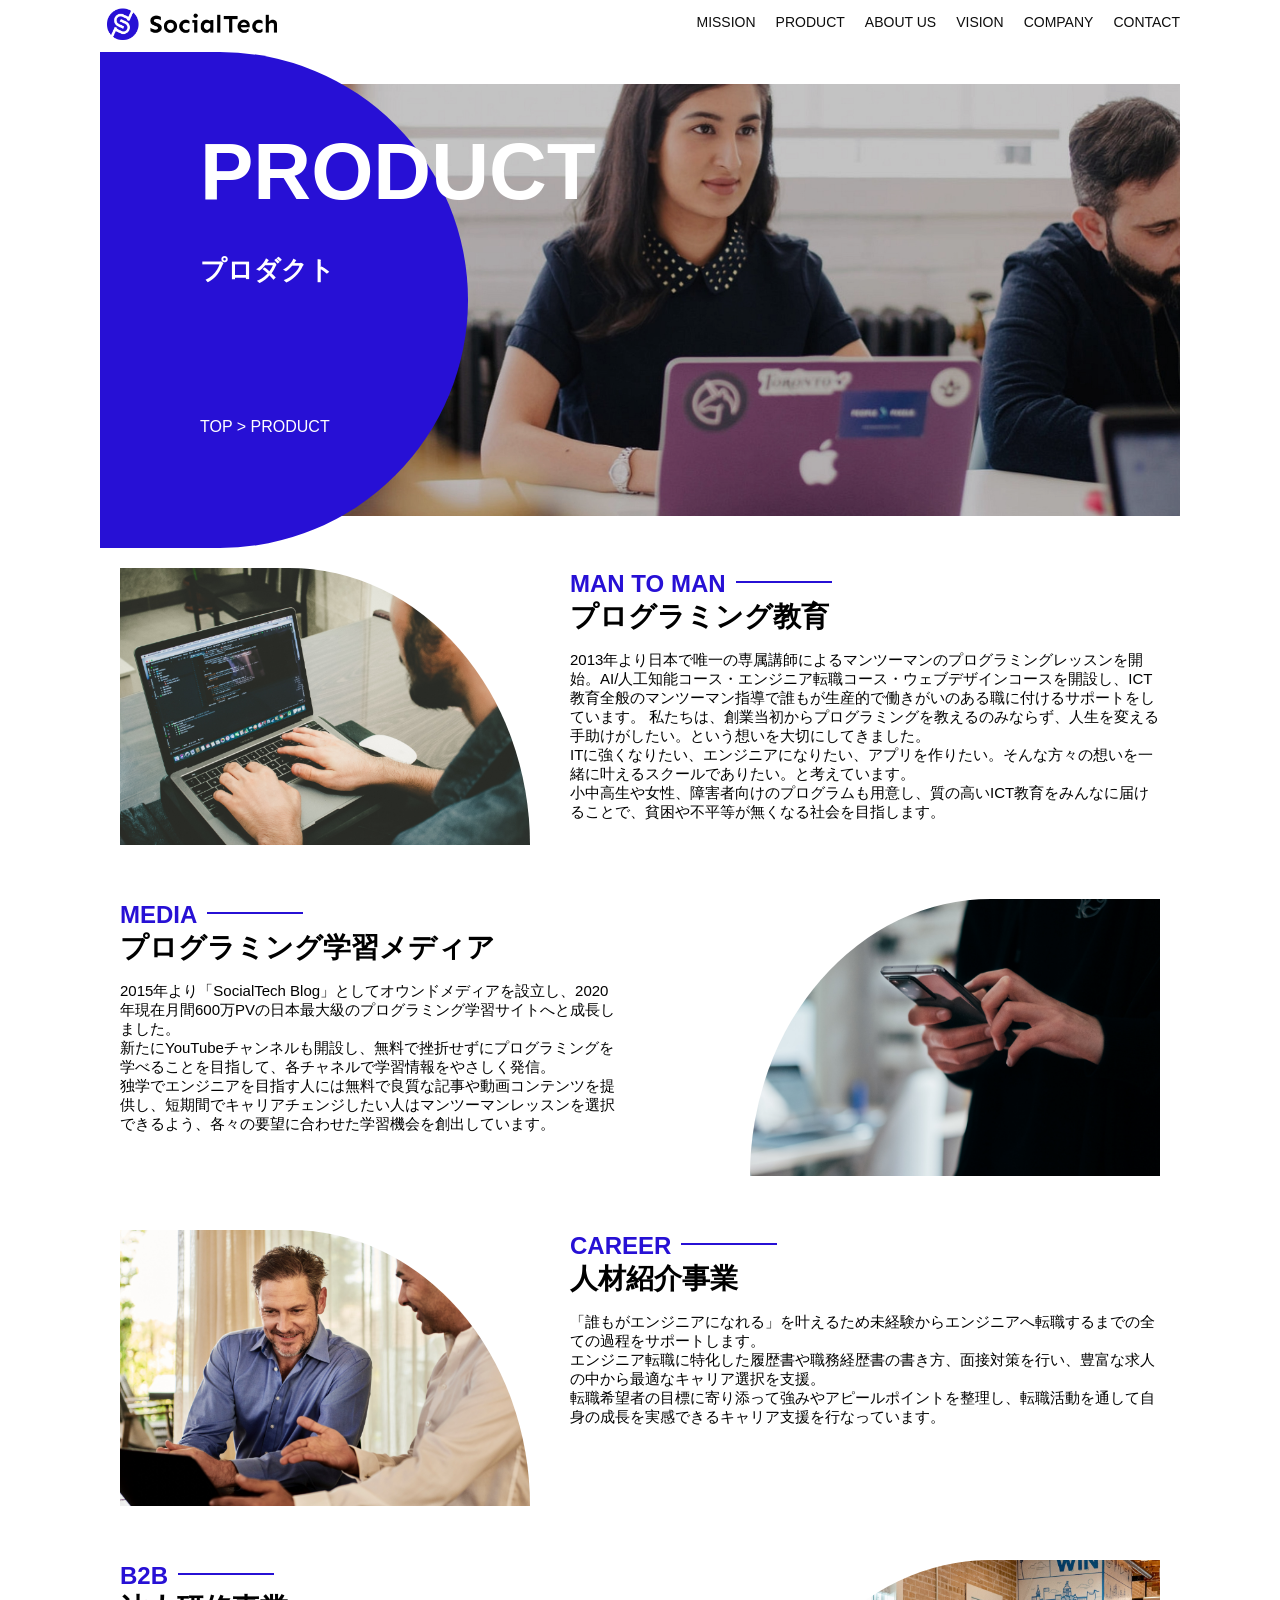
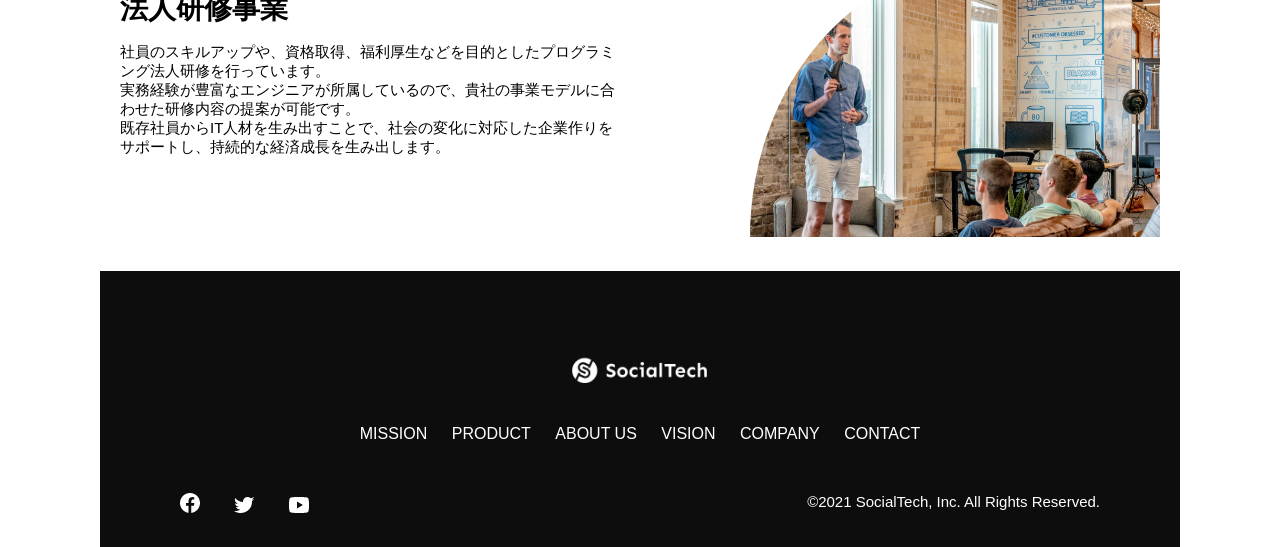
<file: kadai_tutorial_output/product.html>
<!DOCTYPE html>
<html>
  <head>
    <title>SocialTech -PRODUCT プロダクト-</title>
    <meta charset="utf-8">
     <meta name="description" content="SocialTechの4つのプロダクトを紹介します">
    <meta name="viewport" content="width=device-width, initial-scale=1.0">
    <link rel="stylesheet" href="style.css">
  </head>

  <body>
    <!-- ヘッダー -->
    <header>
      <!-- ロゴ -->
      <a href="index.html" id="logo">
        <img src="images/logo.png" alt="トップページに戻る">
      </a>

      <!-- PC用ナビゲーション -->
      <nav id="nav-pc">
        <ul>
          <li><a href="mission.html">MISSION</a></li>
          <li><a href="product.html">PRODUCT</a></li>
          <li><a href="index.html#aboutus">ABOUT US</a></li>
          <li><a href="index.html#vision">VISION</a></li>
          <li><a href="index.html#company">COMPANY</a></li>
          <li><a href="index.html#contact">CONTACT</a></li>
        </ul>
      </nav>

      <!-- スマホ用メニューボタン -->
      <button id="menu-sp" onclick="document.getElementById('nav-sp').style.display = 'block'">
        <img src="images/button-menu.png" alt="ナビゲーションを開く">
      </button>

      <!-- スマホ用ナビゲーション -->
      <div id="nav-sp">
        <button id="close" onclick="document.getElementById('nav-sp').style.display = 'none'">
          <img src="images/button-close.png" alt="ナビゲーションを閉じる">
        </button>

        <nav>
          <ul>
            <li>
              <a id="logo-sp" href="index.html" onclick="document.getElementById('nav-sp').style.display = 'none'"><img src="images/logo-sp.png" alt="トップページに戻る"></a>
            </li>
            <li><a class="menu" href="mission.html" onclick="document.getElementById('nav-sp').style.display = 'none'">MISSION</a></li>
            <li><a class="menu" href="product.html" onclick="document.getElementById('nav-sp').style.display = 'none'">PRODUCT</a></li>
            <li><a class="menu" href="index.html#aboutus" onclick="document.getElementById('nav-sp').style.display = 'none'">ABOUT US</a></li>
            <li><a class="menu" href="index.html#vision" onclick="document.getElementById('nav-sp').style.display = 'none'">VISION</a></li>
            <li><a class="menu" href="index.html#company" onclick="document.getElementById('nav-sp').style.display = 'none'">COMPANY</a></li>
            <li><a class="menu" href="index.html#contact" onclick="document.getElementById('nav-sp').style.display = 'none'">CONTACT</a></li>
          </ul>
        </nav>
        <div id="sns">
          <a href="https://www.facebook.com/sejuku2013">
            <img src="images/button-facebook.png" alt="Facebookのリンク">
          </a>
          <a href="https://twitter.com/samuraijuku">
            <img src="images/button-twitter.png" alt="Twitterのリンク">
          </a>
          <a href="https://www.youtube.com/channel/UCCFOQO5aDK0xXam4cUQXT8g">
            <img src="images/button-youtube.png" alt="YouTubeのリンク">
          </a>
        </div>
      </div>
    </header>

    <main>
      <article>
         <section id="product-main">
           <div class="product-main-inner">
             <div id="product-title">
               <h1>PRODUCT<br><span>プロダクト</span></h1>
               <p>TOP > PRODUCT</p>
             </div>
           </div>
         </section>

         <section class="product-section product-section-left">
           <div class="product-section-img">
             <img src="images/product/product-mantoman.png" alt="PCでコードを書く男性">
           </div>
           <div class="product-read">
             <h2 class="product-h2">MAN TO MAN</h2>
             <h3 class="product-h3">プログラミング教育</h3>
             <p>
               2013年より日本で唯一の専属講師によるマンツーマンのプログラミングレッスンを開始。AI/人工知能コース・エンジニア転職コース・ウェブデザインコースを開設し、ICT教育全般のマンツーマン指導で誰もが生産的で働きがいのある職に付けるサポートをしています。 私たちは、創業当初からプログラミングを教えるのみならず、人生を変える手助けがしたい。という想いを大切にしてきました。<br>ITに強くなりたい、エンジニアになりたい、アプリを作りたい。そんな方々の想いを一緒に叶えるスクールでありたい。と考えています。<br>小中高生や女性、障害者向けのプログラムも用意し、質の高いICT教育をみんなに届けることで、貧困や不平等が無くなる社会を目指します。
             </p>
           </div>
         </section>
 
         <section class="product-section product-section-right">
           <div class="product-read">
             <h2 class="product-h2">MEDIA</h2>
             <h3 class="product-h3">プログラミング学習メディア</h3>
             <p>2015年より「SocialTech Blog」としてオウンドメディアを設立し、2020年現在月間600万PVの日本最大級のプログラミング学習サイトへと成長しました。<br>新たにYouTubeチャンネルも開設し、無料で挫折せずにプログラミングを学べることを目指して、各チャネルで学習情報をやさしく発信。<br>独学でエンジニアを目指す人には無料で良質な記事や動画コンテンツを提供し、短期間でキャリアチェンジしたい人はマンツーマンレッスンを選択できるよう、各々の要望に合わせた学習機会を創出しています。</p>
           </div>
           <div class="product-section-img">
             <img src="images/product/product-media.png" alt="スマートフォンを操作する人">
           </div>
         </section>
 
         <section class="product-section product-section-left">
           <div class="product-section-img">
             <img src="images/product/product-career.png" alt="笑顔で話し合う2人の男性">
           </div>
           <div class="product-read">
             <h2 class="product-h2">CAREER</h2>
             <h3 class="product-h3">人材紹介事業</h3>
             <p>「誰もがエンジニアになれる」を叶えるため未経験からエンジニアへ転職するまでの全ての過程をサポートします。<br>エンジニア転職に特化した履歴書や職務経歴書の書き方、面接対策を行い、豊富な求人の中から最適なキャリア選択を支援。<br>転職希望者の目標に寄り添って強みやアピールポイントを整理し、転職活動を通して自身の成長を実感できるキャリア支援を行なっています。<br></p>
           </div>
         </section>
 
         <section class="product-section product-section-right">
           <div class="product-read">
             <h2 class="product-h2">B2B</h2>
             <h3 class="product-h3">法人研修事業</h3>
             <p>社員のスキルアップや、資格取得、福利厚生などを目的としたプログラミング法人研修を行っています。<br>実務経験が豊富なエンジニアが所属しているので、貴社の事業モデルに合わせた研修内容の提案が可能です。<br>既存社員からIT人材を生み出すことで、社会の変化に対応した企業作りをサポートし、持続的な経済成長を生み出します。</p>
           </div>
           <div class="product-section-img">
             <img src="images/product/product-b2b.png" alt="講演中の男性とそれを聴く人々">
           </div>
         </section>
      </article>
    </main>

    <footer>
      <div id="footer-logo">
        <img src="images/logo-sp.png" alt="SocialTech">
      </div>
      <div id="footer-link">
        <a href="mission.html">MISSION</a>
        <a href="product.html">PRODUCT</a>
        <a href="index.html#aboutus">ABOUT US</a>
        <a href="index.html#vision">VISION</a>
        <a href="index.html#company">COMPANY</a>
        <a href="index.html#contact">CONTACT</a>
      </div>
      <div id="sns-footer">
        <div class="sns-btns">
          <a href="https://www.facebook.com/sejuku2013"><img src="images/button-facebook.png" alt="Facebookのリンク"></a>
          <a href="https://twitter.com/samuraijuku"><img src="images/button-twitter.png" alt="Twitterのリンク"></a>
          <a href="https://www.youtube.com/channel/UCCFOQO5aDK0xXam4cUQXT8g"><img src="images/button-youtube.png" alt="YouTubeのリンク"></a>
        </div>
        <p id="copyright">&copy;2021 SocialTech, Inc. All Rights Reserved.</p>
      </div>
    </footer>
    
  </body>
</html>
</file>
<file: html-css-kadai_013/style.css>
header, #main-visual {
    max-width: 1000px;            
    margin: 0 auto;               
    padding-left: 20px;            
    padding-right: 20px;           
    box-sizing: border-box;
}

header {
    display: flex;
    justify-content: space-between; 
    align-items: center;           
    padding-top: 30px;             
    padding-bottom: 20px;           
}

#nav-pc a {
    text-decoration: none;
    color: #333;
    margin-left: 20px;              
    font-size: 14px;                
    font-weight: bold;              
}

#menu-sp, #nav-sp {
    display: none;
}

#main-visual {
    padding-top: 10px;
    padding-bottom: 40px;
}

#main-visual h1 {
    font-size: 24px;                
    margin-top: 0;
    margin-bottom: 10px;
    font-weight: bold;
}

#main-visual p {
    font-size: 14px;                
    margin-bottom: 20px;            
}

#main-visual img {
    width: 100%;                    
    height: auto;
    display: block;
}

@media screen and (max-width: 767px) {

    body {
        min-width: 375px;
        margin: 0;
    }

    #nav-pc {
        display: none;
    }

    #menu-sp {
        display: block !important;
        float: right;
        padding: 0;
    }

    #nav-sp {
        background-color: #ce933e;
        position: absolute;
        left: 0;
        top: 0;
        height: 100%;
        width: 100%;
        display: none; 
        z-index: 100;
    }

    #nav-sp ul {
        padding-left: 0;
    }

    #nav-sp li {
        list-style: none;
    }

    #close {
        position: absolute;
        top: 20px;
        right: 20px;
    }

    #logo-sp {
        margin: 80px 0px 30px 20px; /* 上：80px 右：0px 下：30px 左：20px */
    }

    #nav-sp a {
        display: block;
    }

    #nav-sp a:link {
        color: #ffffff;
    }

    #nav-sp a:visited {
        color: #ffffff;
    }

    #nav-sp a:hover {
        color: #ffffff;
        text-decoration: underline;
    }

    #nav-sp a:active {
        color: #ffffff;
    }

    #nav-sp .menu {
        text-decoration: none;
        display: block;
        margin: 0 20px; /* 左右に20px */
        height: 44px;
        font-size: 16px;
        background-image: url("images/arrow.png");
        background-repeat: no-repeat;
        background-position: right top;
    }
}
</file>
<file: kadai_tutorial_output/style.css>
/* PC、スマホ共通スタイル */
 * {
   box-sizing: border-box;
 }

p {
  font-size: 15px;
}

body {
    max-width: 1080px;
   margin: 0 auto 0 auto;
  font-family: "Source Sans Pro", "Hiragino Kaku Gothic ProN", Meiryo, Arial, sans-serif;
}

/* ヘッダー */
 header {
   display: flex;
   justify-content: space-between;
 }

 /* ナビゲーションのレイアウト */
 #nav-pc {
   font-size: 14px;
 }
 
 #nav-pc ul {
   display: flex;
   padding-left: 0;
 }
 
 #nav-pc li {
   list-style: none;
 }
 
 /* ナビゲーションのリンクの装飾設定 */
 #nav-pc a {
   text-decoration: none;
   margin-left: 20px;
   color: #0d0d0d;
 }
 
 #nav-pc a:hover {
   text-decoration: underline;
 }


  /* スマホ用ナビを非表示 */
  #nav-sp,
  #menu-sp {
    display: none;
  }

 /* メインビジュアル*/
 #main-visual {
   position: relative;
   height: 400px;
 }

 #main-message {
   position: absolute;
   top: 0;
   left: 0;
   background-color: #2710d5;
   color: #ffffff;
   border-radius: 0 0 476px 0;
   max-width: 620px;
   height: 100%;
   width: 100%;
   z-index: 11;
 }

 #main-message > h1 {
   font-size: 60px;
   margin: 100px 0 0 50px;
 }
 #main-message > p { 
   font-size: 28px;
   margin: 0 0 0 50px;
 }

 #main-visual > img {
   max-width: 620px;
   border-radius: 476px 0 0 0;
   position: absolute;
   top: 0;
   right: 0;
   z-index: 10;
 }

  /* 見出し */
 h2 {
   margin: 40px 0 0 0;
 }
 
 h2::after {
   content: url("images/line.png");
   margin-left: 10px;
 }
 
 h3 {
   font-size: 27px;
 }

 /* ミッション */
 #mission {
   margin: 80px auto 80px auto;
 }
 
 #mission-flex {
   display: flex;
 }

  #mission-flex > div {
   width: 50%;
   margin: 20px;
 }
 
 #mission-photo {
   width: 100%;
 }
 
 #s2dgs {
   margin-top: 50px;
   width: 100%;
 }

 /* プロダクト */
 #product {
   background-color: #fafafa;
   margin: 80px 0 80px 0;
   padding: 10px 40px 0px 40px;
 }
 
 /* 外枠 */
 #product .product-flex {
   margin-top: 40px;
   display: flex;
 }
 
 /* 左のカラム */
 #product-left {
   width: 50%;
   margin-right: 20px;
 }
 
 /* 右のカラム */
 #product-right {
   width: 50%;
   margin-left: 20px;
   margin-top: 80px;
 }
 
 /* 画像＋説明の枠 */
 #product-left > div {
   position: relative;
   height: 480px;
   margin-right: 20px;
 }
 #product-right > div {
   position: relative;
   height: 480px;
   margin-left: 20px;
 }

 /* 画像 */
 .product-photo {
   width: 100%;
 }

 /* 説明文の枠 */
 .product-explain {
   background-color: #ffffff;
   position: absolute;
   left: 0;
   bottom: 50px;
   margin: 0 40px 0 40px;
   padding: 20px;
   box-shadow: 5px 5px 10px rgba(0, 0, 0, 0.05);
 }
 
 /* 説明文の英語 */
 .product-explain > span {
   color: #2710d5;
   font-weight: bold;
   font-size: 16px;
   margin: 0;
 }
 
 /* 説明文の見出し */
 .product-explain > h3 {
   margin: 5px 0 5px 0;
 }
 
 /* 説明文 */
 .product-explain > p {
   font-size: 14px;
   margin: 0;
 }
 
 /* もっと見るボタン */
 #product-more {
   text-align: center;
 }
 
 #product-more a {
   position: relative;
   bottom: -42px;
 }

 /* ABOUT US */
 #aboutus {
   margin: 80px auto 80px auto;
 }
 
 /* 3つの組織文化と画像を入れる枠 */
 #aboutus > div {
   display: flex;
 }

  /* 画像 */
 .culture-img {
   width: 50%;
   align-self: flex-start;
 }
 
 .culture-img2 {
   margin-top: 50px;
   width: 100%;
 }

 /* 3つの組織文化の表 */
 .culture-table {
   margin-right: 50px;
 }

 /* 番号 */
 .culture-num {
   font-size: 80px;
   color: #2710d5;
   padding: 0 20px 0 0;
 }

 /* 見出し */
 .culture-table th {
   text-align: left;
   font-size: 28px;
   font-weight: bold;
 }

 /* 組織文化英語 */
 .culture-en {
   color: #2710d5;
   font-size: 24px;
 }

 /* 説明文 */
 .culture-description {
   margin: 0;
 }

 /* ビジョン */
 #vision {
   margin: 80px auto 80px auto;
 }
 
 /* セクション内の外枠*/
 #vision > div {
   display: flex;
   justify-content: space-between;
   flex-wrap: wrap;
 }
 
 /*7つの行動指針の枠*/
 .vision-box {
   width: 300px;
   height: 300px;
   margin-bottom: 30px;
   position: relative;
 }

 .vision-box > img {
   width: 100%;
   position: relative;
   z-index: 30;
 }
 
 .vision-box > div {
   position: absolute;
   top: 0;
   left: 0;
   z-index: 31;
   margin-right: 20px;
 }
 
 .vision-box > div > h4 {
   color: #2710d5;
   font-size: 19px;
   margin: 80px 0 0 0;
 }
 
 .vision-box > div > h4::first-letter {
   font-size: 40px;
 }
 
 .vision-box > div > h5 {
   font-size: 20px;
   margin: 0 0 0 0;
 }
 
 .vision-box > div > p {
   margin: 10px 0 0 0;
 }

 /* 会社概要 */
 #company {
   margin: 80px auto 80px auto;
 }

 #company-table {
   width: 100%;
 }
 
 .tableheader {
   text-align: left;
   padding: 20px;
   border-bottom-color: #2710d5;
   border-bottom-width: 1px;
   border-bottom-style: solid;
   width: 100px;
 }
 
 .tableheader-first {
   border-top-color: #2710d5;
   border-top-width: 1px;
   border-top-style: solid;
 }
 
 .cell {
   padding: 30px;
   border-bottom-color: #ececec;
   border-bottom-width: 1px;
   border-bottom-style: solid;
 }
 
 .cell-first {
   border-top-color: #ececec;
   border-top-width: 1px;
   border-top-style: solid;
 }

 #company > iframe {
   width: 100%;
   height: 368px;
   margin-top: 40px;
 }

 /* お問い合わせ */
 #contact {
   margin: 80px auto 80px auto;
 }
 
 /* 外枠 */
 #contact > form > div {
   display: flex;
   flex-direction: row;
   flex-wrap: wrap;
   padding-bottom: 30px;
 }

 /* 左列の見出し */
 .contact-heading {
   width: 240px;
   align-self: center;
 }
 /* 見出しのラベル */
 .contact-label {
   font-weight: bold;
 }
 /* 必須 */
 .contact-span {
   color: #ce2222;
   margin: 0 0 0 20px;
   font-weight: bold;
 }

 /* テキストボックス */
 .contact-textbox {
   border-top: 0px;
   border-left: 0px;
   border-right: 0px;
   border-bottom-width: 1px;
   border-bottom-color: #707070;
   border-style: solid;
   background-color: #fafafa;
   width: 400px;
   height: 56px;
 }
 
 /* お問い合わせ内容のテキストエリア */
 .contact-textarea {
   border-top: 0px;
   border-left: 0px;
   border-right: 0px;
   border-bottom-width: 1px;
   border-bottom-color: #707070;
   background-color: #fafafa;
   width: 400px;
   height: 200px;
 }

 /* 個人情報の取り扱い */
 #contact dt {
   font-weight: bold;
 }
 
 #contact dd {
   margin: 0 0 16px 0;
 }
 
 #contact dd p {
   margin: 0;
 }
 
 #contact dd ul {
   padding-left: 0;
 }
 
 #contact dd li {
   margin-bottom: 0;
   list-style: none;
 }

 /* フッター */
 footer {
   background-color: #0d0d0d;
   text-align: center;
   padding: 80px 80px 30px 80px;
 }
 
 #footer-logo {
   margin-bottom: 30px;
 }

 #footer-link {
   margin-bottom: 50px;
 }
 
 #footer-link > a {
   text-decoration: none;
   margin: 10px;
   color: #ffffff;
 }
 
 #footer-link > a:hover {
   text-decoration: underline;
 }

 #sns-footer {
   display: flex;
   justify-content: space-between;
 }
 
 #sns-footer a {
   margin-right: 30px;
 }
 
 #copyright {
   color: #ffffff;
   margin: 0;
 }

 
  /* mission.html用スタイル */
/* ミッションのメインビジュアル */
.mission-main-inner {
  background-image: url("images/mission/mission-main.png");
  background-repeat: no-repeat;
  background-position-y: center;
}

#mission-title {
  background-color: #2710d5;
  width: 368px;
  color: #ffffff;
  height: 496px;
  border-radius: 0 248px 248px 0;
  position: relative;
}

#mission-title h1 {
  position: absolute;
  top: 0;
  left: 100px;
  font-size: 80px;
  line-height: 1;
}

#mission-title h1 span {
  font-size: 26px;
}

#mission-title > p {
  position: absolute;
  top: 350px;
  left: 100px;
  font-size: 16px;
}

/* ミッションページ　S2DGSの設定 */
#mission-s2dgs {
  padding: 20px;
}

.mission-h2 {
  color: #2710d5;
  font-size: 40px;
}

.mission-h2::after {
  content: none;
}

/* ミッションページ　5つのゴールの設定 */
#mission-five-goals {
  padding: 20px;
  display: flex;
}

#mission-five-goals .five-goals-image {
  width: 30%;
  padding: 20px;
}

#mission-five-goals .five-goals-image img {
  width: 100%;
}

#mission-five-goals .five-goals-read {
  width: 70%;
  padding: 20px;
}

#mission-five-goals .five-goals-read > div {
  margin-bottom: 40px;
}

.fivegoals-image-right {
  float: right;
  margin: 20px;
}

.fivegoals-image-left {
  float: left;
  margin: 20px;
}

.fivegoals-number {
  color: #2710d5;
  font-size: 48px;
  font-weight: bold;
  margin: 0;
}

.fivegoals-h3 {
  font-size: 28px;
  margin: 0;
}

.fivegoals-p {
  margin: 0;
}

/* プロダクトページ */
.product-main-inner {
  background-image: url("images/product/product-main.png");
  background-repeat: no-repeat;
  background-position-y: center;
}

#product-title {
  background-color: #2710d5;
  width: 368px;
  color: #ffffff;
  height: 496px;
  border-radius: 0 248px 248px 0;
  position: relative;
}

#product-title h1 {
  position: absolute;
  top: 0;
  left: 100px;
  font-size: 80px;
  line-height: 1;
}

#product-title h1 span {
  font-size: 26px;
}

#product-title > p {
  position: absolute;
  top: 350px;
  left: 100px;
  font-size: 16px;
}

/* セクション */
.product-section {
  display: flex;
  padding: 20px 20px 0;
}

.product-section .product-section-img {
  width: 450px;
}

/* 右が画像のセクション*/
.product-section-left .product-section-img img {
  width: 100%;
  padding: 0 40px 30px 0;
  border-radius: 0 432px 0 0;
}

.product-section-left .product-read {
  width: 50%;
  flex-grow: 1;
}

.product-section-left .product-read p {
  margin-bottom: 0;
}

/* 右が画像のセクション*/
.product-section-right {
  justify-content: space-between;
}

.product-section-right .product-section-img img {
  width: 100%;
  padding: 0 0 30px 40px;
  border-radius: 432px 0 0 0;
}

.product-section-right .product-read {
  width: 500px;
}

.product-h2 {
  color: #2710d5;
  font-size: 24px;
  margin: 0;
}

.product-h3 {
  font-size: 28px;
  margin: 0;
}

/*====================
 スマートフォン用のスタイル
=====================*/
@media screen and (max-width: 767px) {
  /* PC用ナビゲーション非表示 */
  #nav-pc {
    display: none;
  }

  /* ハンバーガーメニュー */
  #menu-sp {
    display: block;
    background-color: transparent;
    float: right;
    padding: 0;
    border: none;
  }

  /* スマホ用ナビゲーションの表示切替*/
  /* 初期状態、レイアウトと非表示設定 */
  #nav-sp {
    background-color: #2710d5;
    position: fixed;
    left: 0;
    top: 0;
    height: 100%;
    width: 100%;
    display: none;
    z-index: 100;
  }

  /* ×ボタン */
  #close {
    position: absolute;
    top: 20px;
    right: 20px;
    background-color: transparent;
    border: none;
  }

  #nav-sp nav ul {
    padding-left: 0;
  }

  #nav-sp nav li {
    list-style: none;
  }

  /* ナビゲーションメニュー用ロゴ */
  #logo-sp {
    margin: 80px 0 30px 20px;
  }

  /* ナビゲーションのリンクの装飾設定 */
  #nav-sp nav a {
    display: block;
    color: #ffffff;
  }

  #nav-sp nav a:hover {
    text-decoration: underline;
  }

  #nav-sp .menu {
    text-decoration: none;
    margin: 0 20px 0 20px;
    height: 44px;
    font-size: 16px;
    background-image: url("images/arrow.png");
    background-repeat: no-repeat;
    background-position: right top;
  }

  #sns {
    position: absolute;
    bottom: 20px;
    left: 20px;
  }

  #sns > a {
    margin-right: 30px;
  }

  /* メインビジュアル */
  #main-visual {
    position: relative;
    height: 470px;
  }

  #main-visual > div {
    text-align: center;
    height: 280px;
  }

  #main-visual h1 {
    font-size: 28px;
    margin: 90px 0 0 0;
  }

  #main-visual > div > p {
    margin: 0;
    font-size: 15px;
  }

  #main-visual > img {
    width: 100%;
    border-radius: 476px 0 0 0;
    top: auto;
    bottom: 0;
  }

  /*見出し*/
  h2 {
    margin: 15px 0 15px 0;
  }
  
  h3 {
    font-size: 24px;
    margin: 10px 0 0 0;
  }

  /* ミッション */
  #mission {
    margin: 20px 0 20px 0;
    padding: 0 20px 0 20px;
  }

  #mission-flex {
    flex-direction: column;
  }

  #mission-flex > div {
  width: 100%;
  margin: 0;
}

  /* プロダクト */
  #product {
    margin: 0;
    padding: 10px 20px 0 20px;
  }

  /* 外枠 */
  #product .product-flex {
    flex-direction: column;
    margin-top: 0;
  }

  /* 左右のカラム　スマホでは縦並び */
  #product-left,
  #product-right {
    width: 100%;;
    margin: 0;
  }

  /* 写真＋説明の枠 */
  #product-left > div,
  #product-right > div {
    height: auto;
    margin: 0;
  }

  /* 説明文の枠 */
  .product-explain {
    position: relative;
    margin: 0;
  }

  .product-explain > h3 {
    margin: 10px 0 10px 0;
    font-size: 24px;
  }

  /* もっと見るボタン */
  #product-more {
    text-align: left;
  }

  /* ABOUT US */
  #aboutus {
    margin: 80px 20px 80px 20px;
  }

  #aboutus > div {
    flex-direction: column;
  }

  .culture-table th {
    font-size: 16px;
  }

  .culture-table {
    margin-right: 0;
    padding-right: 20px;
    order: 2;
  }

  .culture-img {
    width: 100%;
    order: 1;
  }

  .culture-img2 {
    margin-top: 0;
  }

  .culture-num {
    padding: 0;
  }

  .culture-description {
    margin: 0;
  }

  /* ビジョン */
  #vision {
    margin: 80px 20px 80px 20px;
  }

  .vision-box > img {
    position: absolute;
    top: 0;
    left: 0;
  }

  .vision-box > div > h4 {
    margin: 60px 0 0 0;
  }

  /*会社概要*/
  #company {
    margin: 0 20px 0 20px;
  }

  #company > h3 {
    margin-bottom: 20px;
  }

  .tableheader {
    width: 50px;
  }

  .cell {
    padding: 20px;
  }

  #company > iframe {
    height: 240px;
  }

  /* お問い合わせ */
  #contact {
    margin: 80px 20px 80px 20px;
  }

  #contact > h3 {
    margin-bottom: 20px;
  }

  #contact > form > div {
    flex-direction: column;
    margin-bottom: 20px;
  }

  .contact-heading {
    align-self: auto;
    margin-bottom: 20px;
  }

  .contact-textbox {
    min-width: 300px;
    width: 100%;
  }

  .contact-textarea {
    height: 150px;
    width: 100%;
  }

  .radiobutton {
    margin-bottom: 20px;
  }

  /* フッター */
  footer {
    padding: 30px 20px 50px 20px;
    text-align: left;
  }

  #footer-link > a {
    margin: 0 20px 30px 0;
    display: block;
    background-image: url("images/arrow.png");
    background-repeat: no-repeat;
    background-position: right top;
  }

  #footer-link > a:hover {
    text-decoration: underline;
  }

  #sns-footer {
    flex-direction: column;
    justify-content: flex-start;
  }

  #copyright {
    font-size: 12px;
    margin-top: 30px;
  }

  /* mission.html用スタイル */
  /* ミッションのメインビジュアル */
  #mission-main {
    height: 256px;
    margin-top: 4%;
    position: relative;
  }

  .mission-main-inner {
    height: 80%;
    background-size: cover;
  }

  #mission-title {
    width: 136px;
    height: 256px;
    position: absolute;
    top: -10%;
  }

  #mission-title h1 {
    left: 20px;
    font-size: 40px;
  }

  #mission-title h1 span {
    font-size: 18px;
  }

  #mission-title > p {
    top: 180px;
    left: 20px;
    font-size: 13px;
  }

  /* ミッションページ　S2DGSの設定 */
  .mission-h2 {
    font-size: 38px;
    margin: 0px;
  }

  .mission-h2::after {
    content: none;
  }

  #mission-s2dgs > img {
    width: 100%;
  }

  /* ミッションページ　5つのゴールの設定 */
  #mission-five-goals {
    flex-direction: column;
  }

  #mission-five-goals > div {
    padding: 0;
  }

  #mission-five-goals .five-goals-image,
  #mission-five-goals .five-goals-read {
    width: 100%;
    padding: 0;
  }

  #mission-five-goals .five-goals-read > div {
    display: flex;
    flex-direction: column;
  }

  .fivegoals-image-right,
  .fivegoals-image-left {
    align-self: center;
  }

  /* プロダクトページ */
  #product-main {
    height: 256px;
    margin-top: 4%;
    position: relative;
  }

  .product-main-inner {
    height: 80%;
    background-size: cover;
  }

  #product-title {
    width: 136px;
    height: 256px;
    position: absolute;
    top: -10%;
  }
  
  #product-title h1 {
    left: 20px;
    font-size: 40px;
  }

  #product-title h1 span {
    font-size: 18px;
  }

  #product-title > p {
    top: 180px;
    left: 20px;
    font-size: 13px;
  }

  /* セクション */
  .product-section {
    flex-direction: column;
  }

  .product-section .product-section-img {
    width: 100%;
  }
  
  .product-section .product-section-img img {
    width: 100%;
    padding: 0;
  }

  /* 右が画像のセクション*/
  .product-section-left .product-section-img img {
    border-radius: 0 300px 0 0;
  }

  .product-section-left .product-read {
    width: 100%;
    flex-grow: 1;
  }

  /* 右が画像のセクション*/
  .product-section-right .product-section-img img {
    order: 1;
    border-radius: 300px 0 0 0;
  }

  .product-section-right .product-read {
    order: 2;
    width: 100%;
  }

}
</file>
